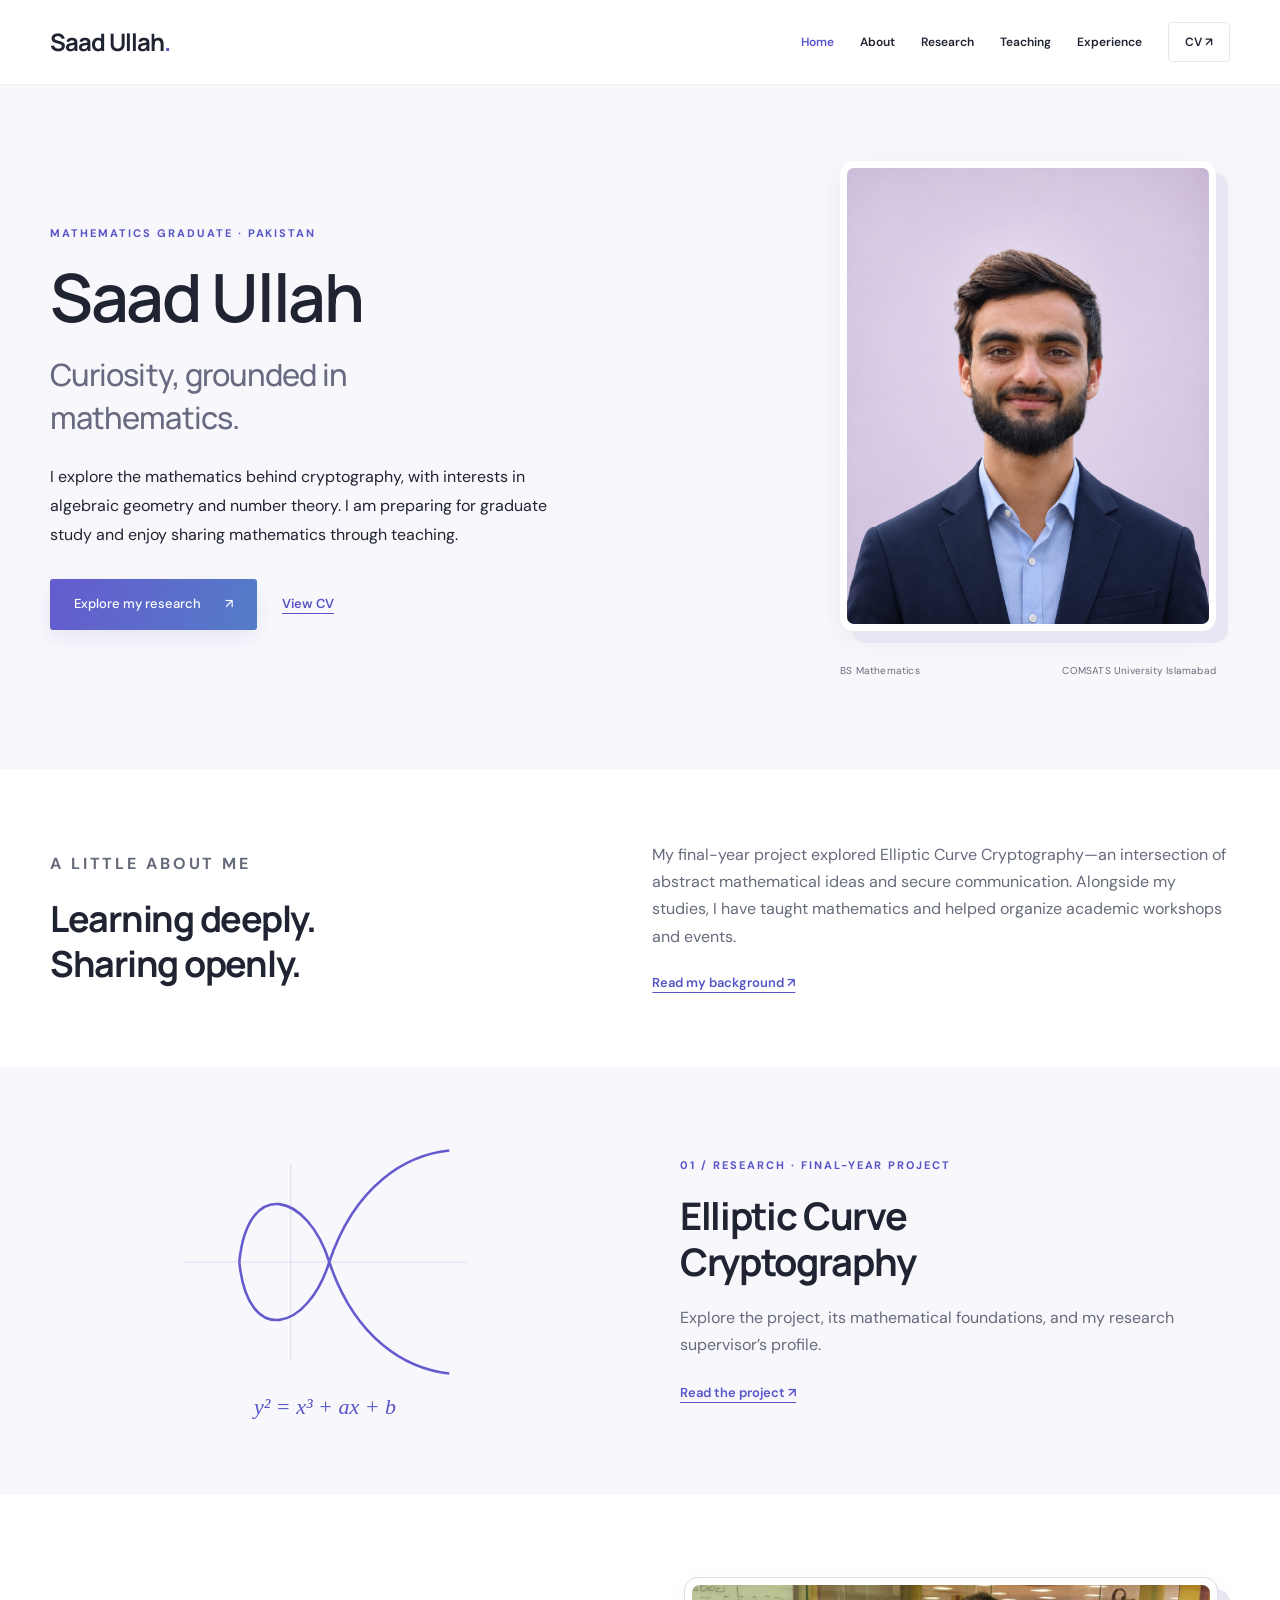
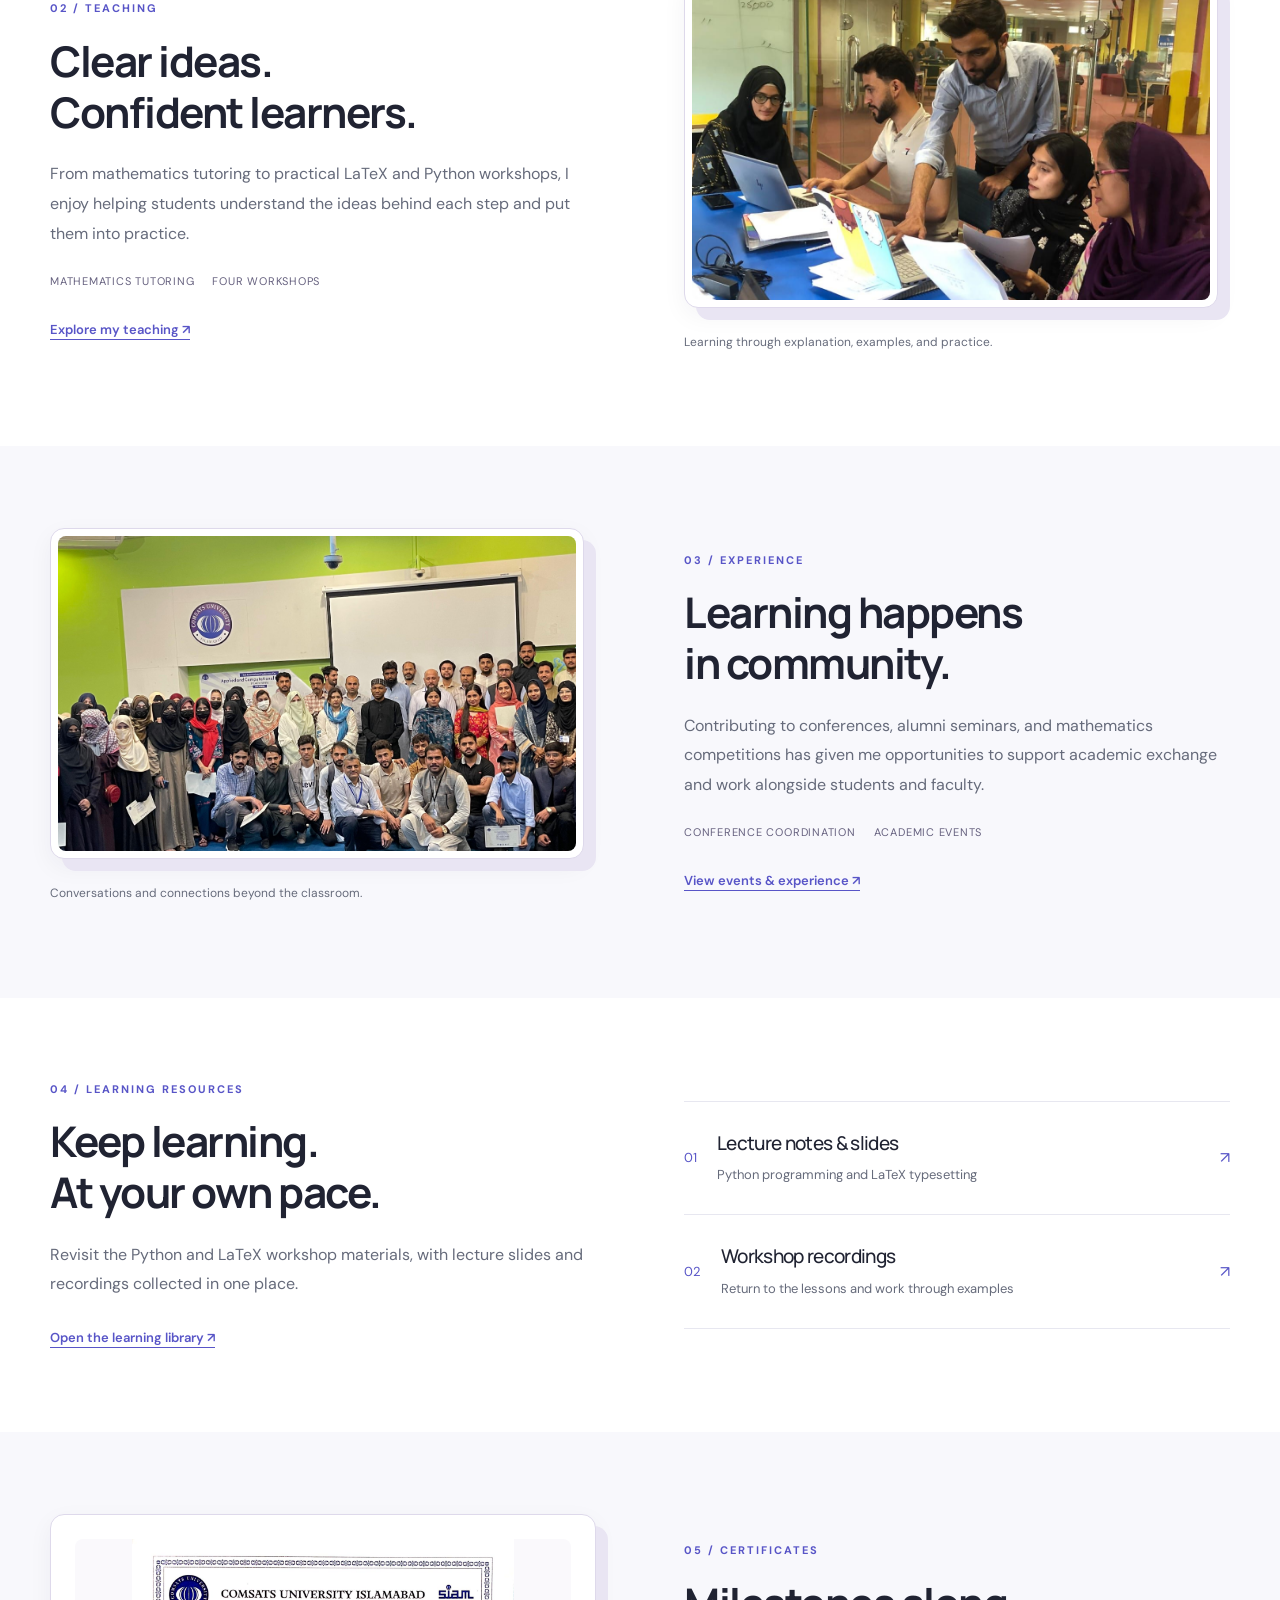
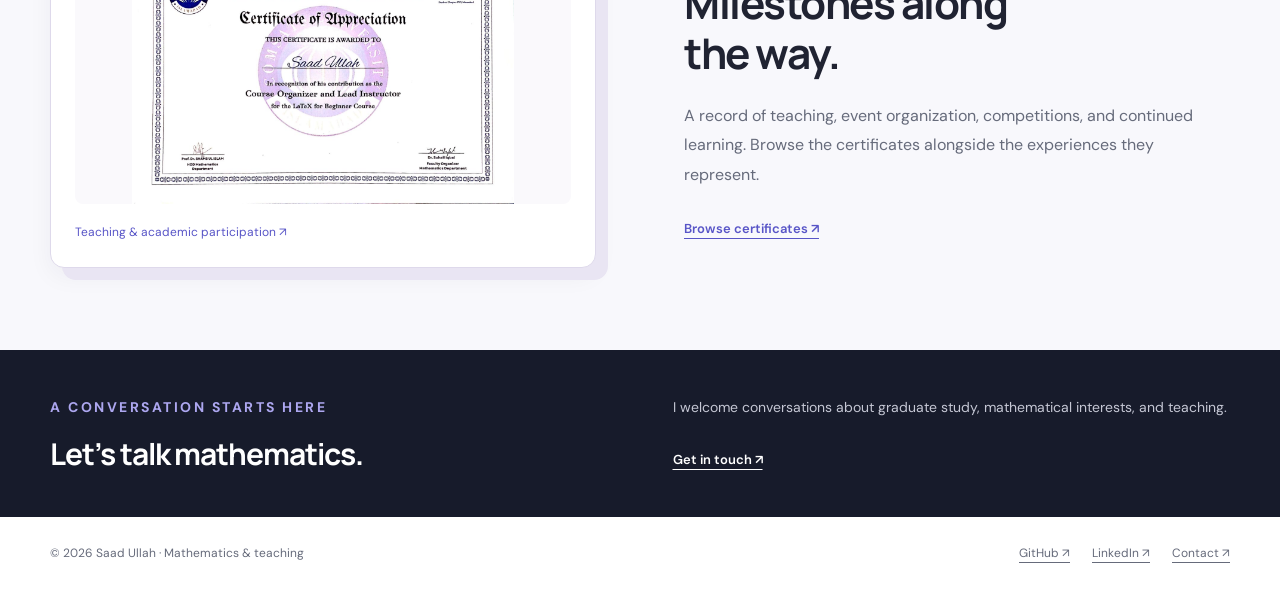
<file: index.html>
<!doctype html>
<html lang="en"><head><meta charset="utf-8"><meta name="viewport" content="width=device-width, initial-scale=1"><title>Saad Ullah | Mathematics Graduate</title><meta name="description" content="Saad Ullah is a mathematics graduate from COMSATS University Islamabad, interested in algebraic geometry, number theory, and elliptic curve cryptography."><meta name="theme-color" content="#1c332d"><meta property="og:title" content="Mathematics, curiosity &amp; connection | Saad Ullah"><meta property="og:description" content="Saad Ullah is a mathematics graduate from COMSATS University Islamabad, interested in algebraic geometry, number theory, and elliptic curve cryptography."><meta property="og:type" content="website"><meta property="og:image" content="https://saad-ullah.pages.dev/images/profile.png"><link rel="icon" href="assets/favicon.svg" type="image/svg+xml"><link rel="stylesheet" href="assets/site.css"><script src="assets/site.js" defer></script><link rel="stylesheet" href="assets/details.css"><link rel="stylesheet" href="assets/refinement.css"><link rel="stylesheet" href="assets/refresh.css?v=20261110b"><style>
/* Framed photographs throughout the landing page. */
.hero-media{padding:0 14px 14px 0}
.portrait-frame{border:7px solid #fff;border-radius:14px;box-shadow:12px 12px 0 #e9e5f3,0 8px 25px #30283f12}
.landing-visual{padding:0 12px 12px 0}
.landing-visual .editorial-photo{padding:7px;background:#fff;border:1px solid #ded9eb;border-radius:14px;box-shadow:12px 12px 0 #e9e5f3,0 8px 25px #30283f0d}
.landing-visual img{display:block;border-radius:8px}
.landing-visual .image-note{margin-top:24px}
.certificate-preview{border:1px solid #ded9eb;border-radius:14px;box-shadow:12px 12px 0 #e9e5f3,0 8px 25px #30283f0d}
.certificate-preview img{border-radius:8px;background:#faf9fc}
@media(max-width:560px){.portrait-frame,.landing-visual .editorial-photo,.certificate-preview{box-shadow:7px 7px 0 #e9e5f3}.hero-media,.landing-visual{padding-right:8px}}
</style></head><body><a class="skip" href="#main">Skip to content</a><header class="site-header"><div class="wrap header-inner"><a class="brand" href="index.html">Saad Ullah<span>.</span></a><button class="menu-toggle" hidden aria-controls="navigation" aria-expanded="false" aria-label="Toggle navigation">Menu ☰</button><nav class="nav" id="navigation" aria-label="Main navigation"><a href="index.html" aria-current="page" >Home</a><a href="about.html"  >About</a><a href="research.html"  >Research</a><a href="teaching.html"  >Teaching</a><a href="experience.html"  >Experience</a><a href="cv.html"  class="nav-cv">CV ↗</a></nav></div></header><main id="main"><div class="hero-band"><section class="hero wrap"><div><p class="eyebrow">Mathematics graduate · Pakistan</p><h1>Saad Ullah<span class="hero-subheading">Curiosity, grounded in mathematics.</span></h1><p class="lead">I explore the mathematics behind cryptography, with interests in algebraic geometry and number theory. I am preparing for graduate study and enjoy sharing mathematics through teaching.</p><div class="actions"><a class="button" href="research.html">Explore my research <span>↗</span></a><a class="text-link" href="cv.html">View CV</a></div></div><figure class="hero-media"><div class="portrait-frame"><img src="images/portrait-professional.jpg" alt="Saad Ullah" fetchpriority="high"></div><figcaption class="portrait-caption">BS Mathematics <span>COMSATS University Islamabad</span></figcaption></figure></section></div><section class="wrap section home-about"><div><p class="eyebrow">A little about me</p><h2>Learning deeply.<br>Sharing openly.</h2></div><div><p>My final-year project explored Elliptic Curve Cryptography—an intersection of abstract mathematical ideas and secure communication. Alongside my studies, I have taught mathematics and helped organize academic workshops and events.</p><a class="text-link" href="about.html">Read my background ↗</a></div></section><section class="home-feature"><div class="wrap feature-layout"><div class="ecc-illustration" aria-hidden="true"><svg viewBox="0 0 400 280"><path d="M35 140H365M160 25V255" stroke="currentColor" opacity=".2"/><path d="M100 140C110 40 180 60 205 140C235 230 295 265 345 270M100 140C110 240 180 220 205 140C235 50 295 15 345 10" fill="none" stroke="currentColor" stroke-width="3"/></svg><p>y² = x³ + ax + b</p></div><div><p class="eyebrow">01 / Research · Final-year project</p><h2>Elliptic Curve<br>Cryptography</h2><p>Explore the project, its mathematical foundations, and my research supervisor’s profile.</p><a class="text-link" href="research.html#fyp-project">Read the project ↗</a></div></div></section><section class="wrap section landing-block"><div class="landing-copy"><p class="eyebrow">02 / Teaching</p><h2>Clear ideas.<br>Confident learners.</h2><p>From mathematics tutoring to practical LaTeX and Python workshops, I enjoy helping students understand the ideas behind each step and put them into practice.</p><div class="topic-line"><span>Mathematics tutoring</span><span>Four workshops</span></div><a class="text-link" href="teaching.html">Explore my teaching ↗</a></div><div class="landing-visual"><a class="editorial-photo" href="images/Latex C I.jpeg" target="_blank" rel="noopener noreferrer"><img src="images/Latex C I.jpeg" alt="Teaching a workshop at COMSATS University Islamabad" loading="lazy"></a><span class="image-note">Learning through explanation, examples, and practice.</span></div></section>
<section class="soft-band"><div class="wrap section landing-block reverse"><div class="landing-copy"><p class="eyebrow">03 / Experience</p><h2>Learning happens<br>in community.</h2><p>Contributing to conferences, alumni seminars, and mathematics competitions has given me opportunities to support academic exchange and work alongside students and faculty.</p><div class="topic-line"><span>Conference coordination</span><span>Academic events</span></div><a class="text-link" href="experience.html#events-organized">View events &amp; experience ↗</a></div><div class="landing-visual"><a class="editorial-photo" href="images/ICACM GP.jpg" target="_blank" rel="noopener noreferrer"><img src="images/ICACM GP.jpg" alt="Mathematics conference participants at COMSATS" loading="lazy"></a><span class="image-note">Conversations and connections beyond the classroom.</span></div></div></section>
<section class="wrap section landing-block"><div class="landing-copy"><p class="eyebrow">04 / Learning resources</p><h2>Keep learning.<br>At your own pace.</h2><p>Revisit the Python and LaTeX workshop materials, with lecture slides and recordings collected in one place.</p><a class="text-link" href="teaching.html#resource-library">Open the learning library ↗</a></div><div class="resource-preview"><a href="teaching.html#combined-materials"><span class="resource-symbol" aria-hidden="true">01</span><div><h3>Lecture notes &amp; slides</h3><p>Python programming and LaTeX typesetting</p></div><span aria-hidden="true">↗</span></a><a href="teaching.html#resource-library"><span class="resource-symbol" aria-hidden="true">02</span><div><h3>Workshop recordings</h3><p>Return to the lessons and work through examples</p></div><span aria-hidden="true">↗</span></a></div></section>
<section class="soft-band"><div class="wrap section landing-block reverse"><div class="landing-copy"><p class="eyebrow">05 / Certificates</p><h2>Milestones along<br>the way.</h2><p>A record of teaching, event organization, competitions, and continued learning. Browse the certificates alongside the experiences they represent.</p><a class="text-link" href="experience.html#certificates-section">Browse certificates ↗</a></div><a class="certificate-preview" href="experience.html#certificates-section"><img src="images/latex cert.jpg" alt="LaTeX workshop certificate" loading="lazy"><span>Teaching &amp; academic participation ↗</span></a></div></section></main><section class="dark-section"><div class="wrap dark-inner"><div><p class="eyebrow">A conversation starts here</p><h2>Let’s talk mathematics.</h2></div><div><p>I welcome conversations about graduate study, mathematical interests, and teaching.</p><div class="actions"><a class="text-link" href="mailto:saadabbasi3018@gmail.com">Get in touch ↗</a></div></div></div></section><footer class="footer"><div class="wrap footer-inner"><p>© 2026 Saad Ullah · Mathematics &amp; teaching</p><div class="footer-links"><a href="https://github.com/saadullah-m">GitHub ↗</a><a href="https://linkedin.com/in/saad-ullah-490305202">LinkedIn ↗</a><a href="contact.html">Contact ↗</a></div></div></footer></body></html>
</file>
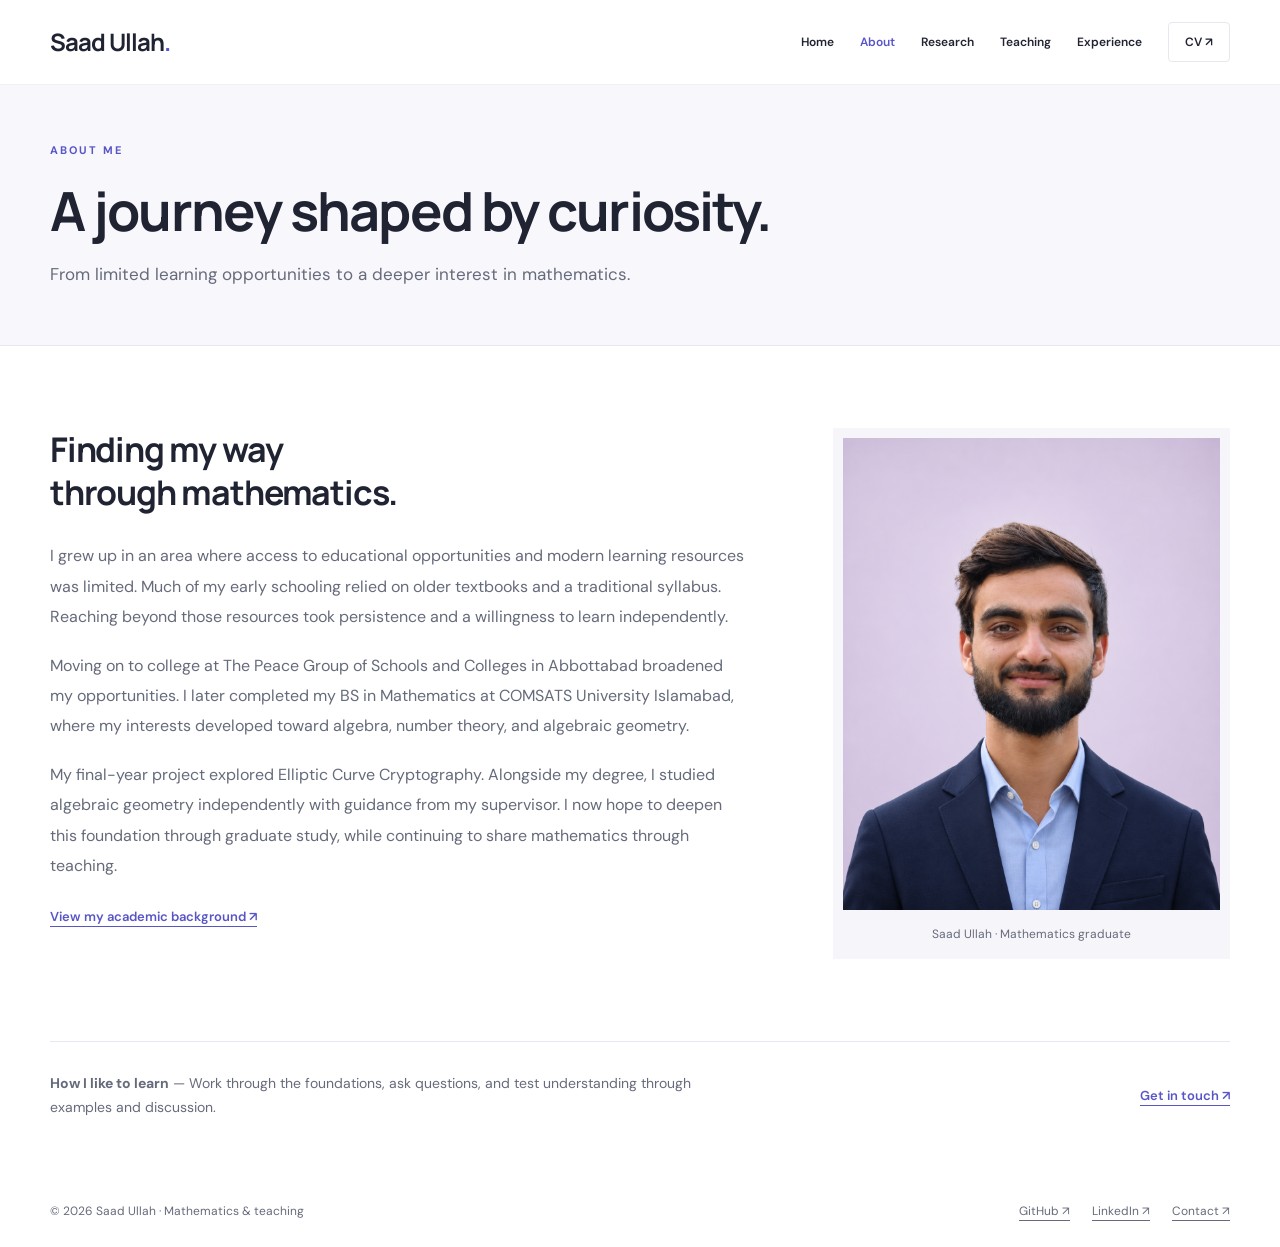
<file: about.html>
<!doctype html>
<html lang="en"><head><meta charset="utf-8"><meta name="viewport" content="width=device-width, initial-scale=1"><title>About | Saad Ullah</title><meta name="description" content="The academic background and mathematical interests of Saad Ullah."><meta name="theme-color" content="#1c332d"><meta property="og:title" content="About | Saad Ullah"><meta property="og:description" content="The academic background and mathematical interests of Saad Ullah."><meta property="og:type" content="website"><meta property="og:image" content="https://saad-ullah.pages.dev/images/portrait-professional.jpg"><link rel="icon" href="assets/favicon.svg" type="image/svg+xml"><link rel="stylesheet" href="assets/site.css"><script src="assets/site.js" defer></script><link rel="stylesheet" href="assets/details.css"><link rel="stylesheet" href="assets/refinement.css"><link rel="stylesheet" href="assets/refresh.css?v=20261110b"></head><body><a class="skip" href="#main">Skip to content</a><header class="site-header"><div class="wrap header-inner"><a class="brand" href="index.html">Saad Ullah<span>.</span></a><button class="menu-toggle" hidden aria-controls="navigation" aria-expanded="false" aria-label="Toggle navigation">Menu ☰</button><nav class="nav" id="navigation" aria-label="Main navigation"><a href="index.html"  >Home</a><a href="about.html" aria-current="page" >About</a><a href="research.html"  >Research</a><a href="teaching.html"  >Teaching</a><a href="experience.html"  >Experience</a><a href="cv.html"  class="nav-cv">CV ↗</a></nav></div></header><main id="main"><div class="page-banner"><div class="wrap"><p class="eyebrow">About me</p><h1>A journey shaped by curiosity.</h1><p class="lead">From limited learning opportunities to a deeper interest in mathematics.</p></div></div><section class="wrap section about-story"><div class="about-copy"><h2>Finding my way<br>through mathematics.</h2><p>I grew up in an area where access to educational opportunities and modern learning resources was limited. Much of my early schooling relied on older textbooks and a traditional syllabus. Reaching beyond those resources took persistence and a willingness to learn independently.</p><p>Moving on to college at The Peace Group of Schools and Colleges in Abbottabad broadened my opportunities. I later completed my BS in Mathematics at COMSATS University Islamabad, where my interests developed toward algebra, number theory, and algebraic geometry.</p><p>My final-year project explored Elliptic Curve Cryptography. Alongside my degree, I studied algebraic geometry independently with guidance from my supervisor. I now hope to deepen this foundation through graduate study, while continuing to share mathematics through teaching.</p><a class="text-link" href="education.html">View my academic background ↗</a></div><figure class="about-portrait"><img src="images/portrait-professional.jpg" alt="Saad Ullah" loading="lazy"><figcaption>Saad Ullah · Mathematics graduate</figcaption></figure></section><section class="wrap about-footnote"><p><strong>How I like to learn</strong> — Work through the foundations, ask questions, and test understanding through examples and discussion.</p><a class="text-link" href="contact.html">Get in touch ↗</a></section></main><footer class="footer"><div class="wrap footer-inner"><p>© 2026 Saad Ullah · Mathematics &amp; teaching</p><div class="footer-links"><a href="https://github.com/saadullah-m">GitHub ↗</a><a href="https://linkedin.com/in/saad-ullah-490305202">LinkedIn ↗</a><a href="contact.html">Contact ↗</a></div></div></footer></body></html>
</file>
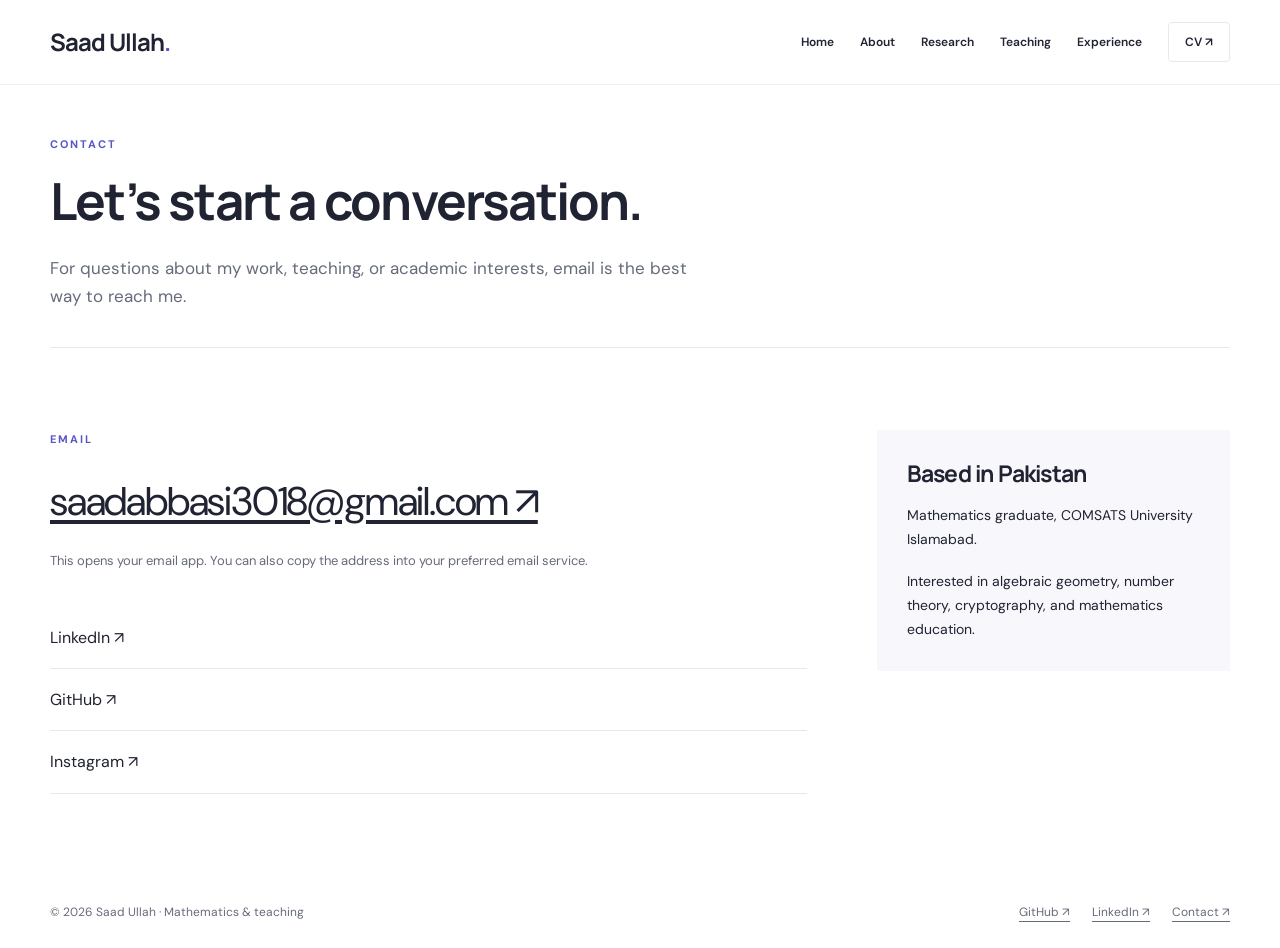
<file: contact.html>
<!doctype html>
<html lang="en"><head><meta charset="utf-8"><meta name="viewport" content="width=device-width, initial-scale=1"><title>Contact | Saad Ullah</title><meta name="description" content="Contact Saad Ullah about mathematics, graduate study, and teaching."><meta name="theme-color" content="#1c332d"><meta property="og:title" content="Contact | Saad Ullah"><meta property="og:description" content="Contact Saad Ullah about mathematics, graduate study, and teaching."><meta property="og:type" content="website"><meta property="og:image" content="https://saad-ullah.pages.dev/images/profile.png"><link rel="icon" href="assets/favicon.svg" type="image/svg+xml"><link rel="stylesheet" href="assets/site.css"><script src="assets/site.js" defer></script><link rel="stylesheet" href="assets/details.css"><link rel="stylesheet" href="assets/refinement.css"></head><body><a class="skip" href="#main">Skip to content</a><header class="site-header"><div class="wrap header-inner"><a class="brand" href="index.html">Saad Ullah<span>.</span></a><button class="menu-toggle" hidden aria-controls="navigation" aria-expanded="false" aria-label="Toggle navigation">Menu ☰</button><nav class="nav" id="navigation" aria-label="Main navigation"><a href="index.html"  >Home</a><a href="about.html"  >About</a><a href="research.html"  >Research</a><a href="teaching.html"  >Teaching</a><a href="experience.html"  >Experience</a><a href="cv.html"  class="nav-cv">CV ↗</a></nav></div></header><main id="main"><div class="wrap page-heading"><p class="eyebrow">Contact</p><h1>Let’s start a conversation.</h1><p class="lead">For questions about my work, teaching, or academic interests, email is the best way to reach me.</p></div><section class="section wrap split"><div><p class="eyebrow">Email</p><a class="contact-big" href="mailto:saadabbasi3018@gmail.com">saadabbasi3018@gmail.com ↗</a><p class="note">This opens your email app. You can also copy the address into your preferred email service.</p><div class="contact-list"><a href="https://linkedin.com/in/saad-ullah-490305202">LinkedIn ↗</a><a href="https://github.com/saadullah-m">GitHub ↗</a><a href="https://www.instagram.com/su.abbasi">Instagram ↗</a></div></div><aside class="aside"><h2>Based in Pakistan</h2><p>Mathematics graduate, COMSATS University Islamabad.</p><p>Interested in algebraic geometry, number theory, cryptography, and mathematics education.</p></aside></section></main><footer class="footer"><div class="wrap footer-inner"><p>© 2026 Saad Ullah · Mathematics &amp; teaching</p><div class="footer-links"><a href="https://github.com/saadullah-m">GitHub ↗</a><a href="https://linkedin.com/in/saad-ullah-490305202">LinkedIn ↗</a><a href="contact.html">Contact ↗</a></div></div></footer></body></html>
</file>
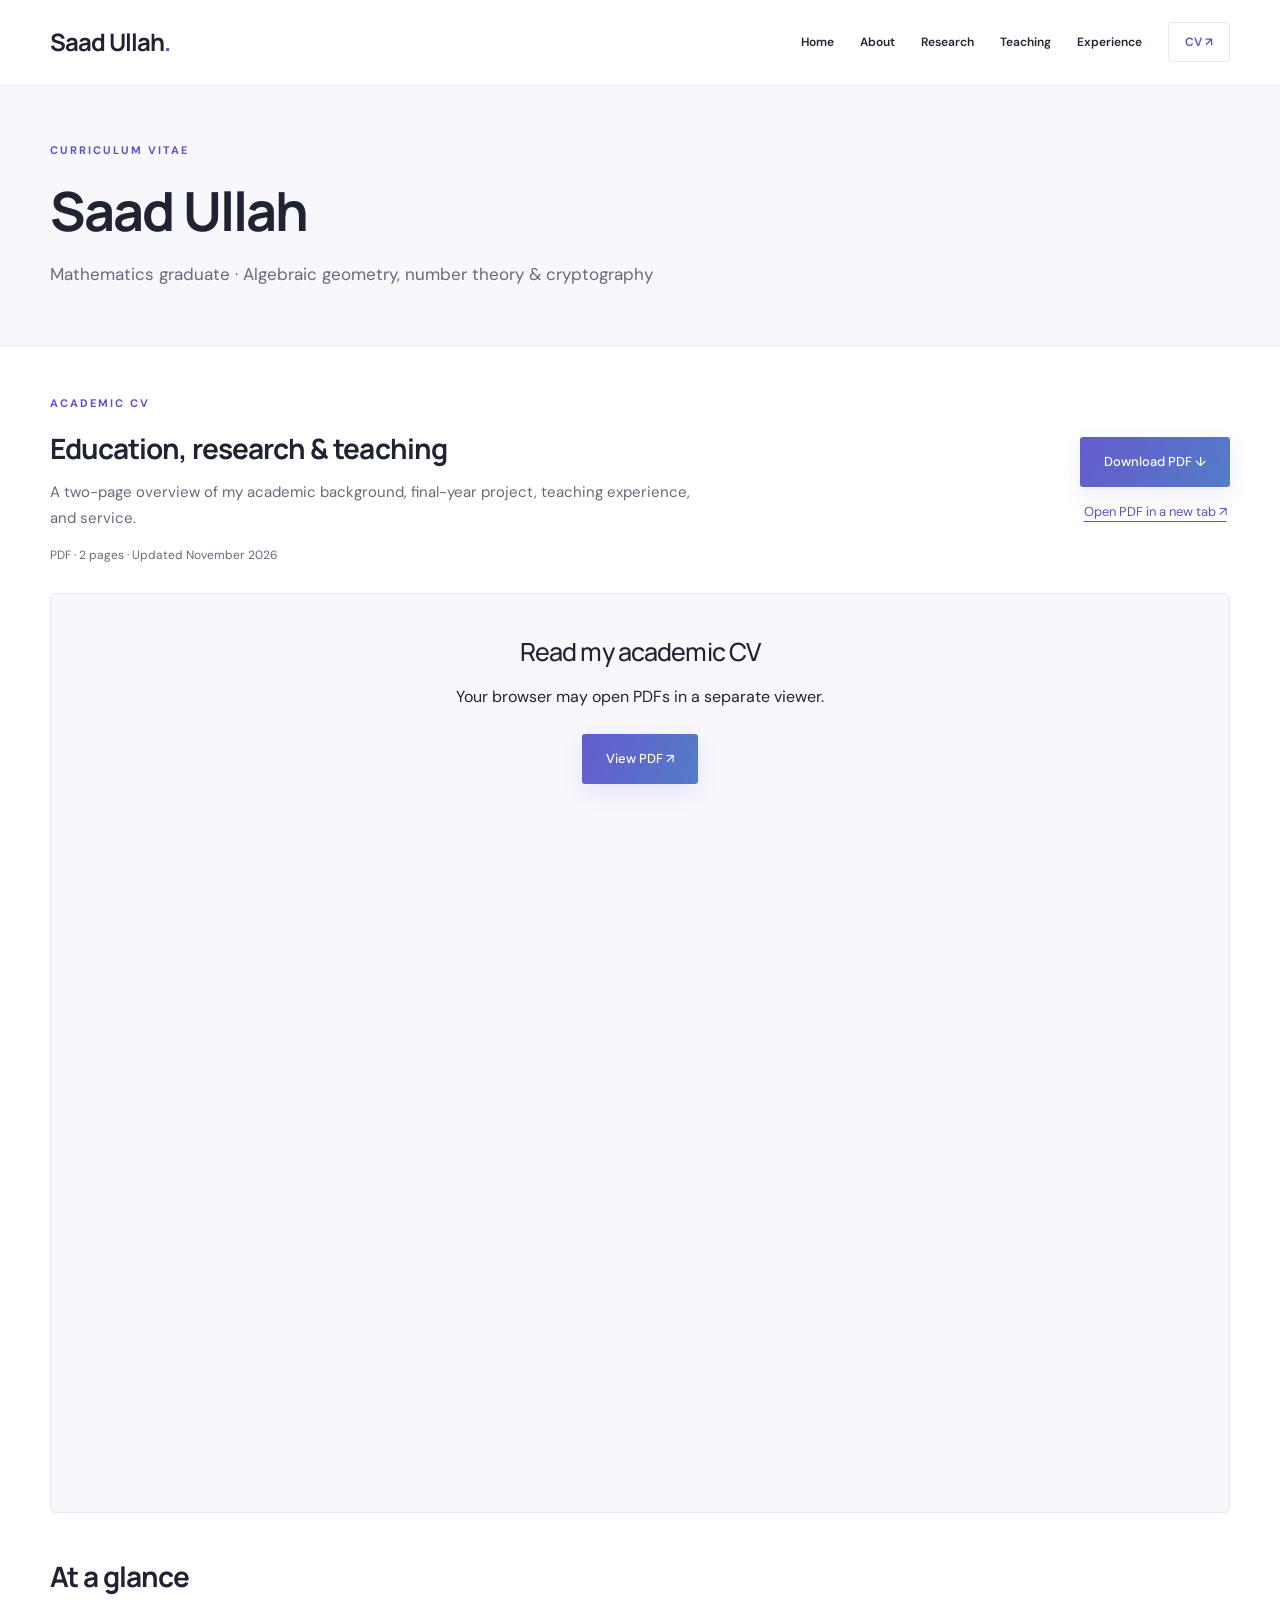
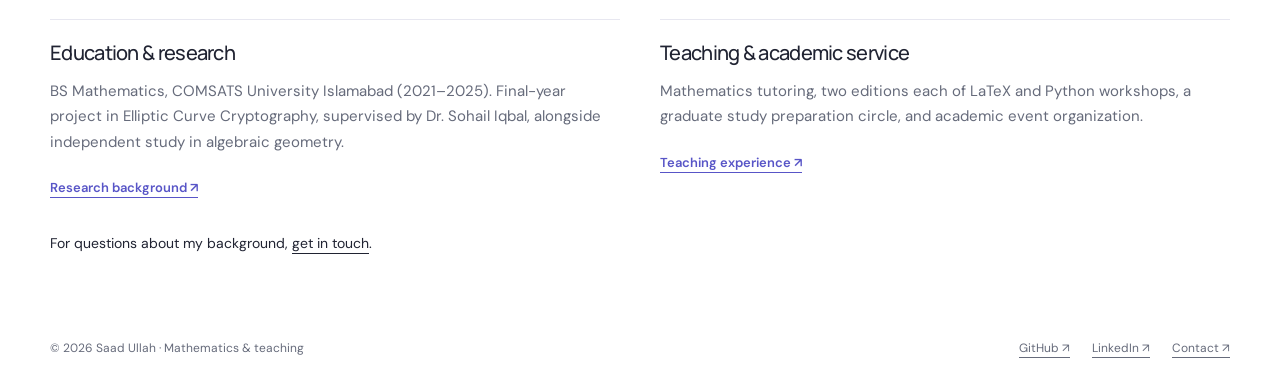
<file: cv.html>
<!doctype html>
<html lang="en"><head><meta charset="utf-8"><meta name="viewport" content="width=device-width, initial-scale=1"><title>Curriculum vitae | Saad Ullah</title><meta name="description" content="Education, teaching, projects, and academic activities of Saad Ullah."><meta name="theme-color" content="#1c332d"><meta property="og:title" content="Curriculum vitae | Saad Ullah"><meta property="og:description" content="Education, teaching, projects, and academic activities of Saad Ullah."><meta property="og:type" content="website"><meta property="og:image" content="https://saad-ullah.pages.dev/images/profile.png"><link rel="icon" href="assets/favicon.svg" type="image/svg+xml"><link rel="stylesheet" href="assets/site.css"><script src="assets/site.js" defer></script><link rel="stylesheet" href="assets/details.css"><link rel="stylesheet" href="assets/refinement.css"><style>
.cv-document{padding-top:48px;padding-bottom:48px}.cv-document-header{display:flex;align-items:center;justify-content:space-between;gap:36px;margin-bottom:28px}.cv-document-header h2{font-size:28px;line-height:1.25;margin-bottom:14px}.cv-document-header p:not(.eyebrow){color:var(--muted);max-width:64ch;font-size:15px}.cv-document-header .cv-file-details{font-size:12px!important;margin-top:14px}.cv-actions{display:flex;flex-direction:column;gap:14px;align-items:center;flex-shrink:0}.cv-actions .button{text-decoration:none;white-space:nowrap}.cv-open{font-size:13px;color:var(--accent)}.cv-preview{display:block;width:100%;height:920px;border:1px solid var(--line);border-radius:6px;background:var(--wash)}.cv-fallback{padding:44px;text-align:center}.cv-fallback p{margin:16px auto 24px}.cv-overview{padding-bottom:56px}.cv-overview>h2{font-size:28px;margin-bottom:26px}.cv-summary-grid{display:grid;grid-template-columns:1fr 1fr;gap:40px}.cv-summary-grid article{border-top:1px solid var(--line);padding-top:22px}.cv-summary-grid h3{font-size:20px;margin-bottom:14px}.cv-summary-grid p{font-size:15px;color:var(--muted);margin-bottom:18px}.cv-contact{margin-top:32px;font-size:14px}@media(max-width:800px){.cv-document-header{flex-direction:column;align-items:flex-start;gap:24px}.cv-actions{align-items:flex-start}.cv-preview{height:720px}}@media(max-width:560px){.cv-document{padding-top:32px;padding-bottom:32px}.cv-preview{height:560px}.cv-summary-grid{grid-template-columns:1fr;gap:28px}.cv-document-header h2{font-size:24px}}@media print{.cv-actions,.cv-preview{display:none}}
</style></head><body><a class="skip" href="#main">Skip to content</a><header class="site-header"><div class="wrap header-inner"><a class="brand" href="index.html">Saad Ullah<span>.</span></a><button class="menu-toggle" hidden aria-controls="navigation" aria-expanded="false" aria-label="Toggle navigation">Menu ☰</button><nav class="nav" id="navigation" aria-label="Main navigation"><a href="index.html"  >Home</a><a href="about.html"  >About</a><a href="research.html"  >Research</a><a href="teaching.html"  >Teaching</a><a href="experience.html"  >Experience</a><a href="cv.html" aria-current="page" class="nav-cv">CV ↗</a></nav></div></header><main id="main">
<section class="page-banner"><div class="wrap"><p class="eyebrow">Curriculum vitae</p><h1>Saad Ullah</h1><p class="lead">Mathematics graduate · Algebraic geometry, number theory &amp; cryptography</p></div></section>
<section class="wrap cv-document" aria-labelledby="cv-document-title">
<div class="cv-document-header"><div><p class="eyebrow">Academic CV</p><h2 id="cv-document-title">Education, research &amp; teaching</h2><p>A two-page overview of my academic background, final-year project, teaching experience, and service.</p><p class="cv-file-details">PDF · 2 pages · Updated November 2026</p></div>
<div class="cv-actions"><a class="button" href="documents/Saad_Ullah_CV.pdf" download="Saad_Ullah_CV.pdf">Download PDF ↓</a><a class="cv-open" href="documents/Saad_Ullah_CV.pdf" target="_blank" rel="noopener">Open PDF in a new tab ↗</a></div></div>
<object class="cv-preview" data="documents/Saad_Ullah_CV.pdf#view=FitH" type="application/pdf" aria-label="Saad Ullah’s two-page academic CV"><div class="cv-fallback"><h3>Read my academic CV</h3><p>Your browser may open PDFs in a separate viewer.</p><a class="button" href="documents/Saad_Ullah_CV.pdf">View PDF ↗</a></div></object>
</section>
<section class="wrap cv-overview" aria-labelledby="cv-overview-title"><h2 id="cv-overview-title">At a glance</h2><div class="cv-summary-grid">
<article><h3>Education &amp; research</h3><p>BS Mathematics, COMSATS University Islamabad (2021–2025). Final-year project in Elliptic Curve Cryptography, supervised by Dr. Sohail Iqbal, alongside independent study in algebraic geometry.</p><a class="text-link" href="research.html">Research background ↗</a></article>
<article><h3>Teaching &amp; academic service</h3><p>Mathematics tutoring, two editions each of LaTeX and Python workshops, a graduate study preparation circle, and academic event organization.</p><a class="text-link" href="teaching.html">Teaching experience ↗</a></article>
</div><p class="cv-contact">For questions about my background, <a href="mailto:saadabbasi3018@gmail.com">get in touch</a>.</p></section></main><footer class="footer"><div class="wrap footer-inner"><p>© 2026 Saad Ullah · Mathematics &amp; teaching</p><div class="footer-links"><a href="https://github.com/saadullah-m">GitHub ↗</a><a href="https://linkedin.com/in/saad-ullah-490305202">LinkedIn ↗</a><a href="contact.html">Contact ↗</a></div></div></footer></body></html>
</file>
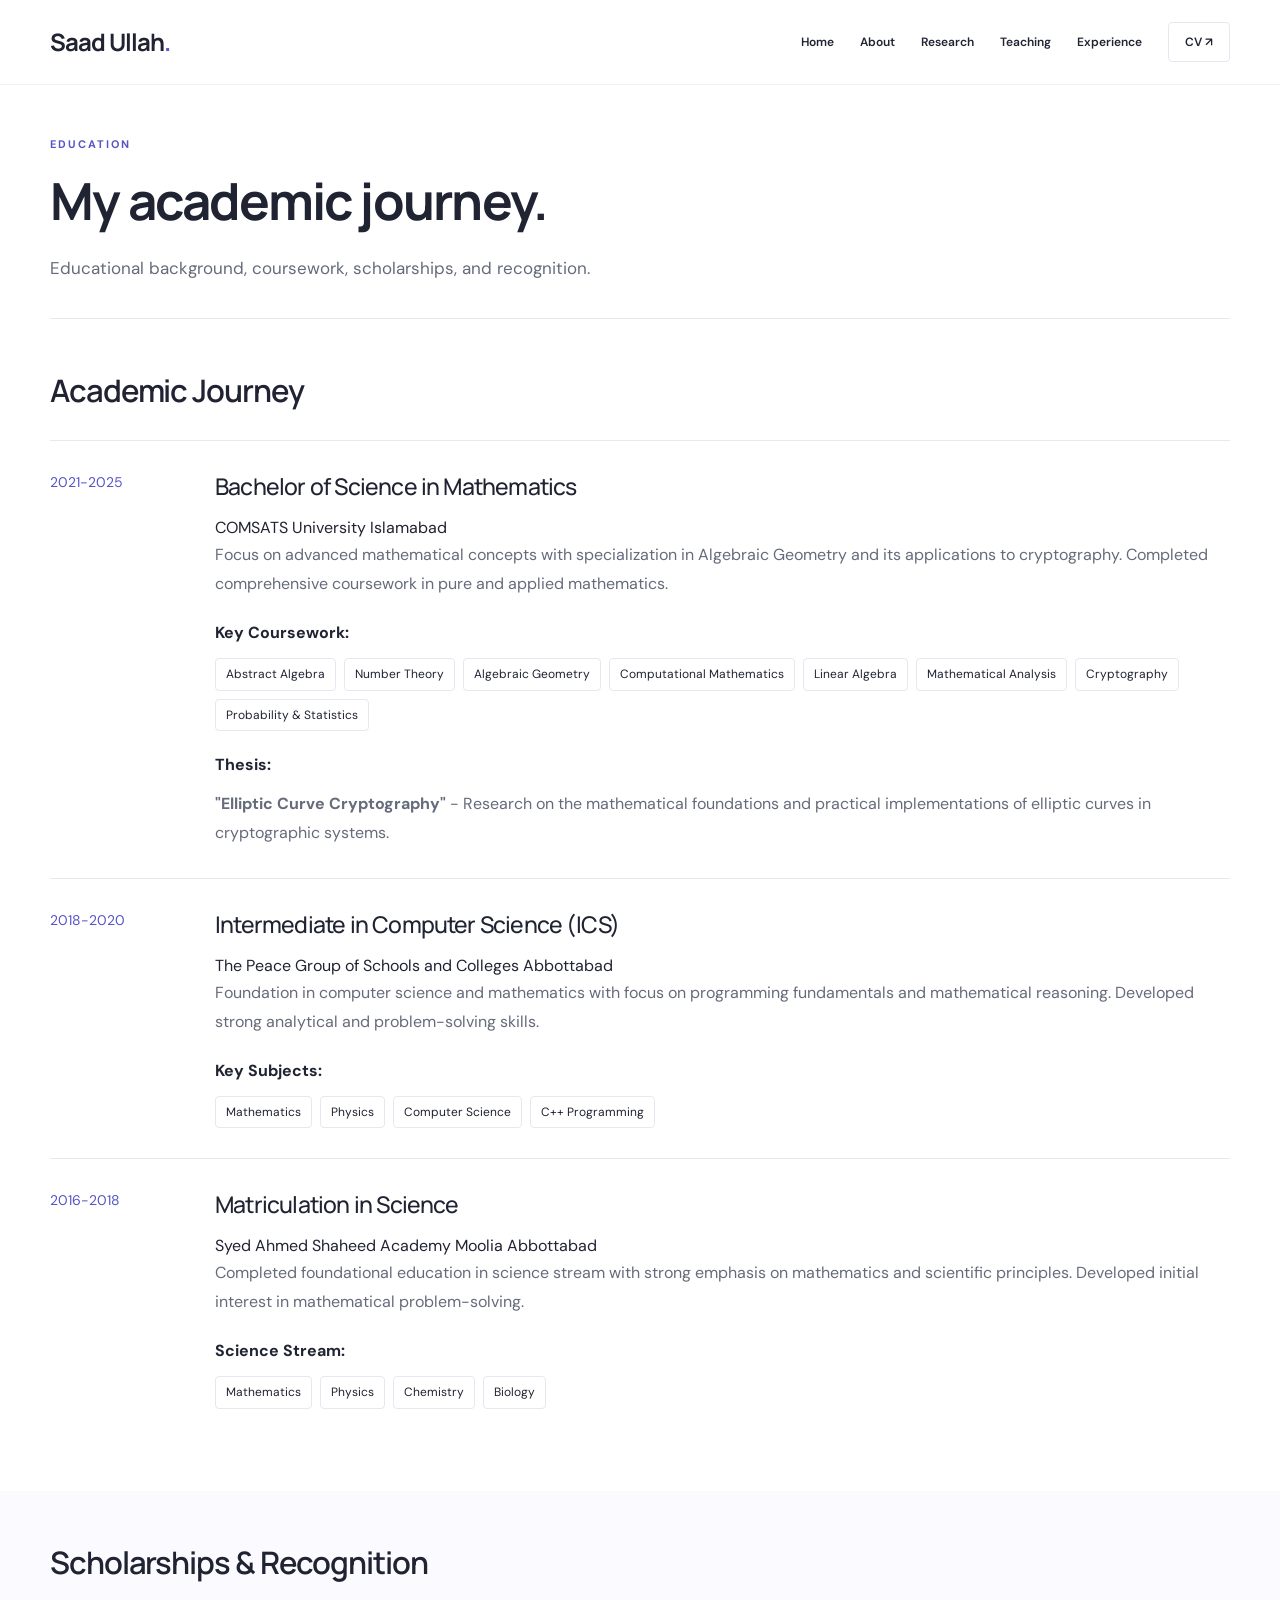
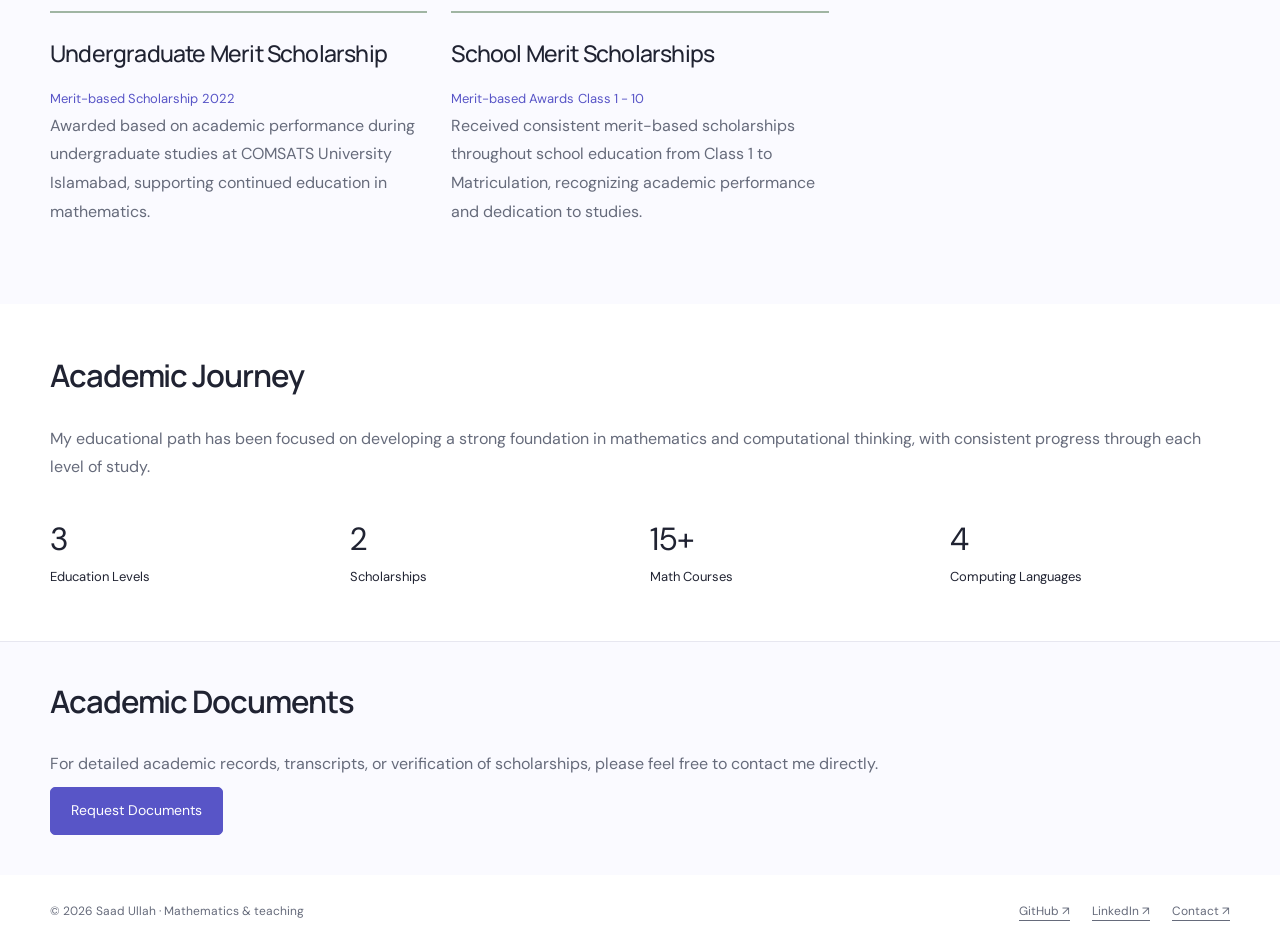
<file: education.html>
<!doctype html>
<html lang="en"><head><meta charset="utf-8"><meta name="viewport" content="width=device-width, initial-scale=1"><title>Education | Saad Ullah</title><meta name="description" content="Saad Ullah’s education at COMSATS University Islamabad and academic background."><meta name="theme-color" content="#1c332d"><meta property="og:title" content="Education | Saad Ullah"><meta property="og:description" content="Saad Ullah’s education at COMSATS University Islamabad and academic background."><meta property="og:type" content="website"><meta property="og:image" content="https://saad-ullah.pages.dev/images/profile.png"><link rel="icon" href="assets/favicon.svg" type="image/svg+xml"><link rel="stylesheet" href="assets/site.css"><script src="assets/site.js" defer></script><link rel="stylesheet" href="assets/details.css"><link rel="stylesheet" href="assets/refinement.css"></head><body><a class="skip" href="#main">Skip to content</a><header class="site-header"><div class="wrap header-inner"><a class="brand" href="index.html">Saad Ullah<span>.</span></a><button class="menu-toggle" hidden aria-controls="navigation" aria-expanded="false" aria-label="Toggle navigation">Menu ☰</button><nav class="nav" id="navigation" aria-label="Main navigation"><a href="index.html"  >Home</a><a href="about.html"  >About</a><a href="research.html"  >Research</a><a href="teaching.html"  >Teaching</a><a href="experience.html"  >Experience</a><a href="cv.html"  class="nav-cv">CV ↗</a></nav></div></header><main id="main"><div class="wrap page-heading"><p class="eyebrow">Education</p><h1>My academic journey.</h1><p class="lead">Educational background, coursework, scholarships, and recognition.</p></div><div class="restored-content"><section id="education-timeline" class="education-timeline main-section">
        <div class="container">
            <div class="section-header">
                <h2 class="section-title">Academic Journey</h2>
            </div>
            <div class="timeline">
                <div class="timeline-item">
                    <div class="timeline-date">2021-2025</div>
                    <div class="timeline-content">
                        <h3> Bachelor of Science in Mathematics</h3>
                        <span class="institution">COMSATS University Islamabad</span>
                        <p>Focus on advanced mathematical concepts with specialization in Algebraic Geometry and its
                            applications to cryptography. Completed comprehensive coursework in pure and applied
                            mathematics.</p>

                        <div class="coursework">
                            <h4> Key Coursework:</h4>
                            <div class="coursework-list">
                                <span class="course-tag">Abstract Algebra</span>
                                <span class="course-tag">Number Theory</span>
                                <span class="course-tag">Algebraic Geometry</span>
                                <span class="course-tag">Computational Mathematics</span>
                                <span class="course-tag">Linear Algebra</span>
                                <span class="course-tag">Mathematical Analysis</span>
                                <span class="course-tag">Cryptography</span>
                                <span class="course-tag">Probability & Statistics</span>
                            </div>
                        </div>

                        <div class="coursework">
                            <h4> Thesis:</h4>
                            <p><strong>"Elliptic Curve Cryptography"</strong> - Research on the mathematical foundations
                                and practical implementations of elliptic curves in cryptographic systems.</p>
                        </div>
                    </div>
                </div>

                <div class="timeline-item">
                    <div class="timeline-date">2018-2020</div>
                    <div class="timeline-content">
                        <h3> Intermediate in Computer Science (ICS)</h3>
                        <span class="institution">The Peace Group of Schools and Colleges Abbottabad</span>
                        <p>Foundation in computer science and mathematics with focus on programming fundamentals and
                            mathematical reasoning. Developed strong analytical and problem-solving skills.</p>

                        <div class="coursework">
                            <h4> Key Subjects:</h4>
                            <div class="coursework-list">
                                <span class="course-tag">Mathematics</span>
                                <span class="course-tag">Physics</span>
                                <span class="course-tag">Computer Science</span>
                                <span class="course-tag">C++ Programming</span>
                            </div>
                        </div>
                    </div>
                </div>

                <div class="timeline-item">
                    <div class="timeline-date">2016-2018</div>
                    <div class="timeline-content">
                        <h3> Matriculation in Science</h3>
                        <span class="institution">Syed Ahmed Shaheed Academy Moolia Abbottabad</span>
                        <p>Completed foundational education in science stream with strong emphasis on mathematics and
                            scientific principles. Developed initial interest in mathematical problem-solving.</p>

                        <div class="coursework">
                            <h4> Science Stream:</h4>
                            <div class="coursework-list">
                                <span class="course-tag">Mathematics</span>
                                <span class="course-tag">Physics</span>
                                <span class="course-tag">Chemistry</span>
                                <span class="course-tag">Biology</span>
                            </div>
                        </div>
                    </div>
                </div>
            </div>
        </div>
    </section>
<section id="honors-section" class="honors-section main-section">
        <div class="container">
            <div class="section-header">
                <h2 class="section-title">Scholarships & Recognition</h2>
            </div>
            <div class="awards-grid">
                <div class="award-card">
                    <h3> Undergraduate Merit Scholarship</h3>
                    <span class="award-type">Merit-based Scholarship</span>
                    <span class="award-date">2022</span>
                    <p>Awarded based on academic performance during undergraduate studies at COMSATS University
                        Islamabad, supporting continued education in mathematics.</p>
                </div>

                <div class="award-card">
                    <h3> School Merit Scholarships</h3>
                    <span class="award-type">Merit-based Awards</span>
                    <span class="award-date">Class 1 - 10</span>
                    <p>Received consistent merit-based scholarships throughout school education from Class 1 to
                        Matriculation, recognizing academic performance and dedication to studies.</p>
                </div>
            </div>
        </div>
    </section>
<section id="journey-section" class="journey-section main-section">
        <div class="container">
            <div class="section-header">
                <h2 class="section-title">Academic Journey</h2>
            </div>
            <div class="journey-content">
                <p>My educational path has been focused on developing a strong foundation in mathematics and
                    computational thinking, with consistent progress through each level of study.</p>

                <div class="stats-grid">
                    <div class="stat-card">
                        <div class="stat-icon">
                            
                        </div>
                        <div class="stat-number">3</div>
                        <div class="stat-label">Education Levels</div>
                    </div>
                    <div class="stat-card">
                        <div class="stat-icon">
                            
                        </div>
                        <div class="stat-number">2</div>
                        <div class="stat-label">Scholarships</div>
                    </div>
                    <div class="stat-card">
                        <div class="stat-icon">
                            
                        </div>
                        <div class="stat-number">15+</div>
                        <div class="stat-label">Math Courses</div>
                    </div>
                    <div class="stat-card">
                        <div class="stat-icon">
                            
                        </div>
                        <div class="stat-number">4</div>
                        <div class="stat-label">Computing Languages</div>
                    </div>
                </div>
            </div>
        </div>
    </section>
<section id="contact-cta" class="contact-cta main-section">
        <div class="container">
            <div class="section-header">
                <h2 class="section-title">Academic Documents</h2>
            </div>
            <p>For detailed academic records, transcripts, or verification of scholarships, please feel free to contact
                me directly.</p>
            <a href="contact.html" class="btn btn-secondary">
                 Request Documents
            </a>
        </div>
    </section></div></main><footer class="footer"><div class="wrap footer-inner"><p>© 2026 Saad Ullah · Mathematics &amp; teaching</p><div class="footer-links"><a href="https://github.com/saadullah-m">GitHub ↗</a><a href="https://linkedin.com/in/saad-ullah-490305202">LinkedIn ↗</a><a href="contact.html">Contact ↗</a></div></div></footer></body></html>
</file>
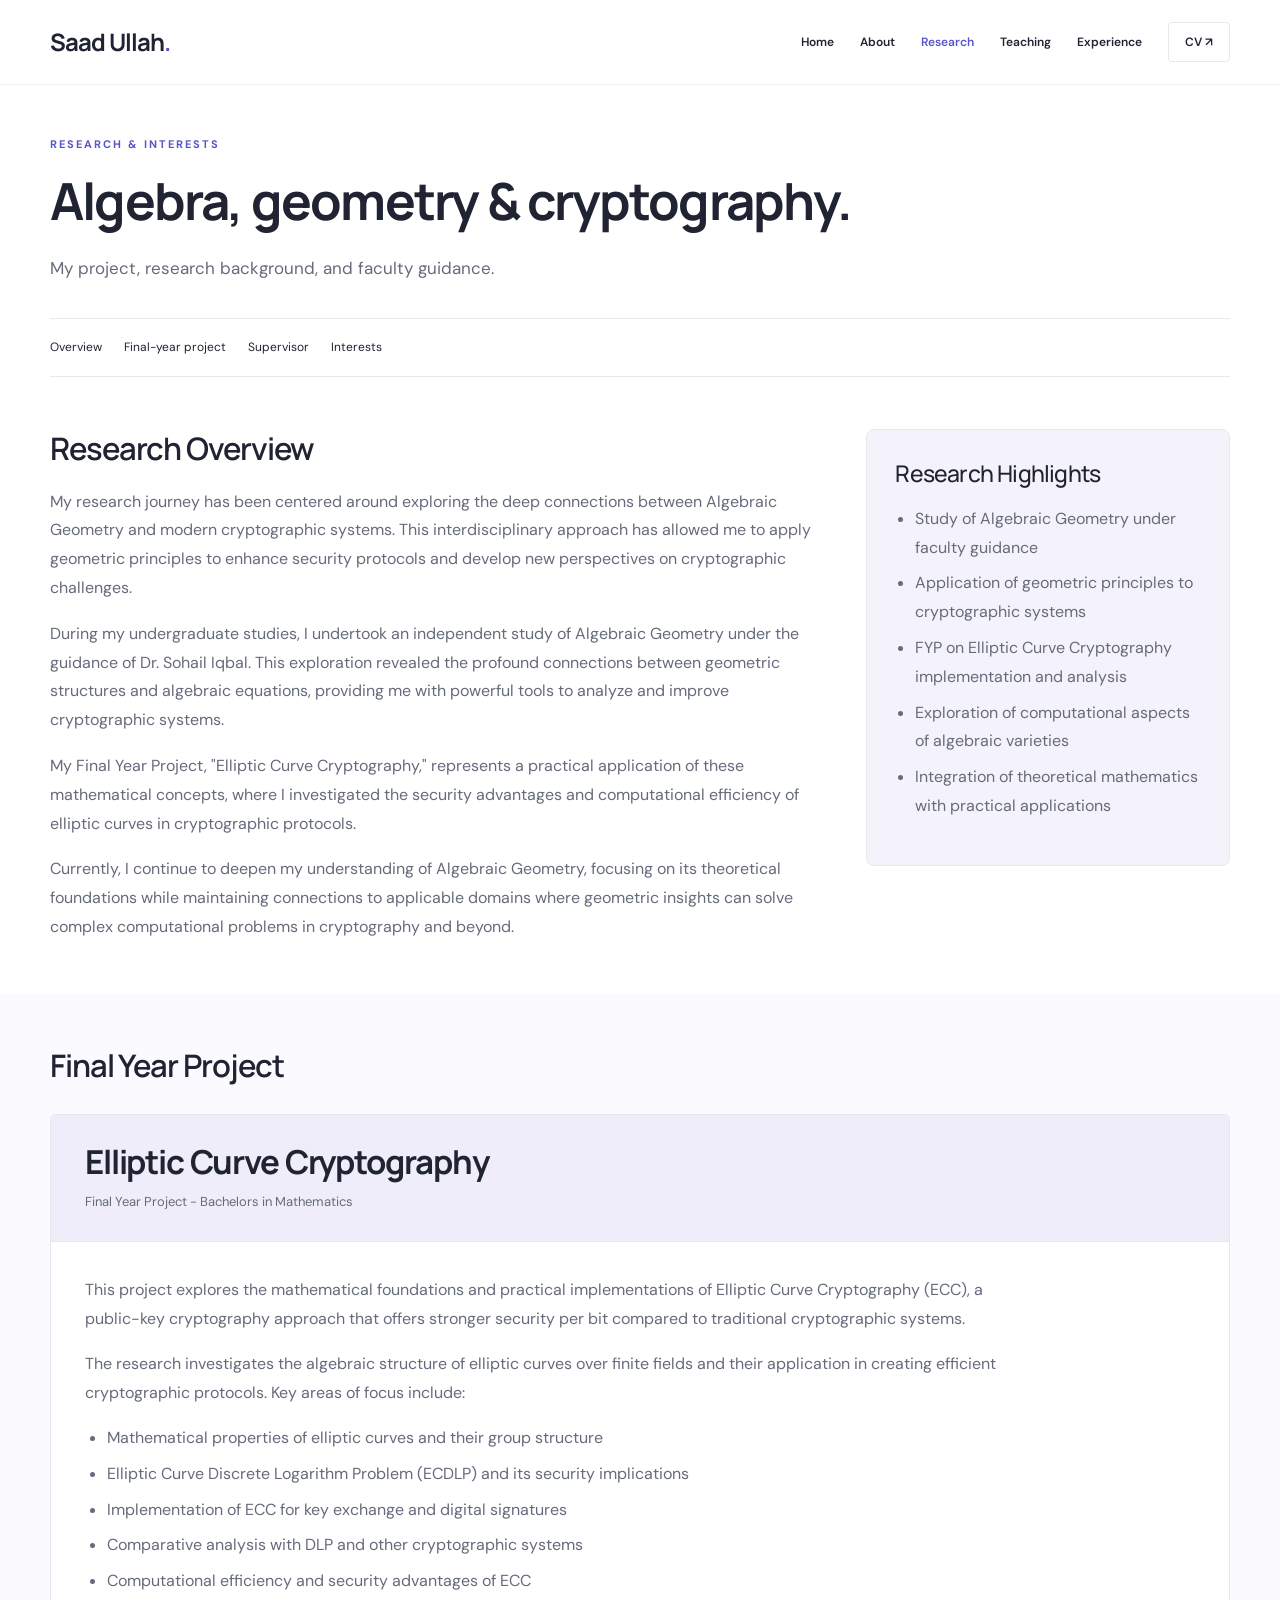
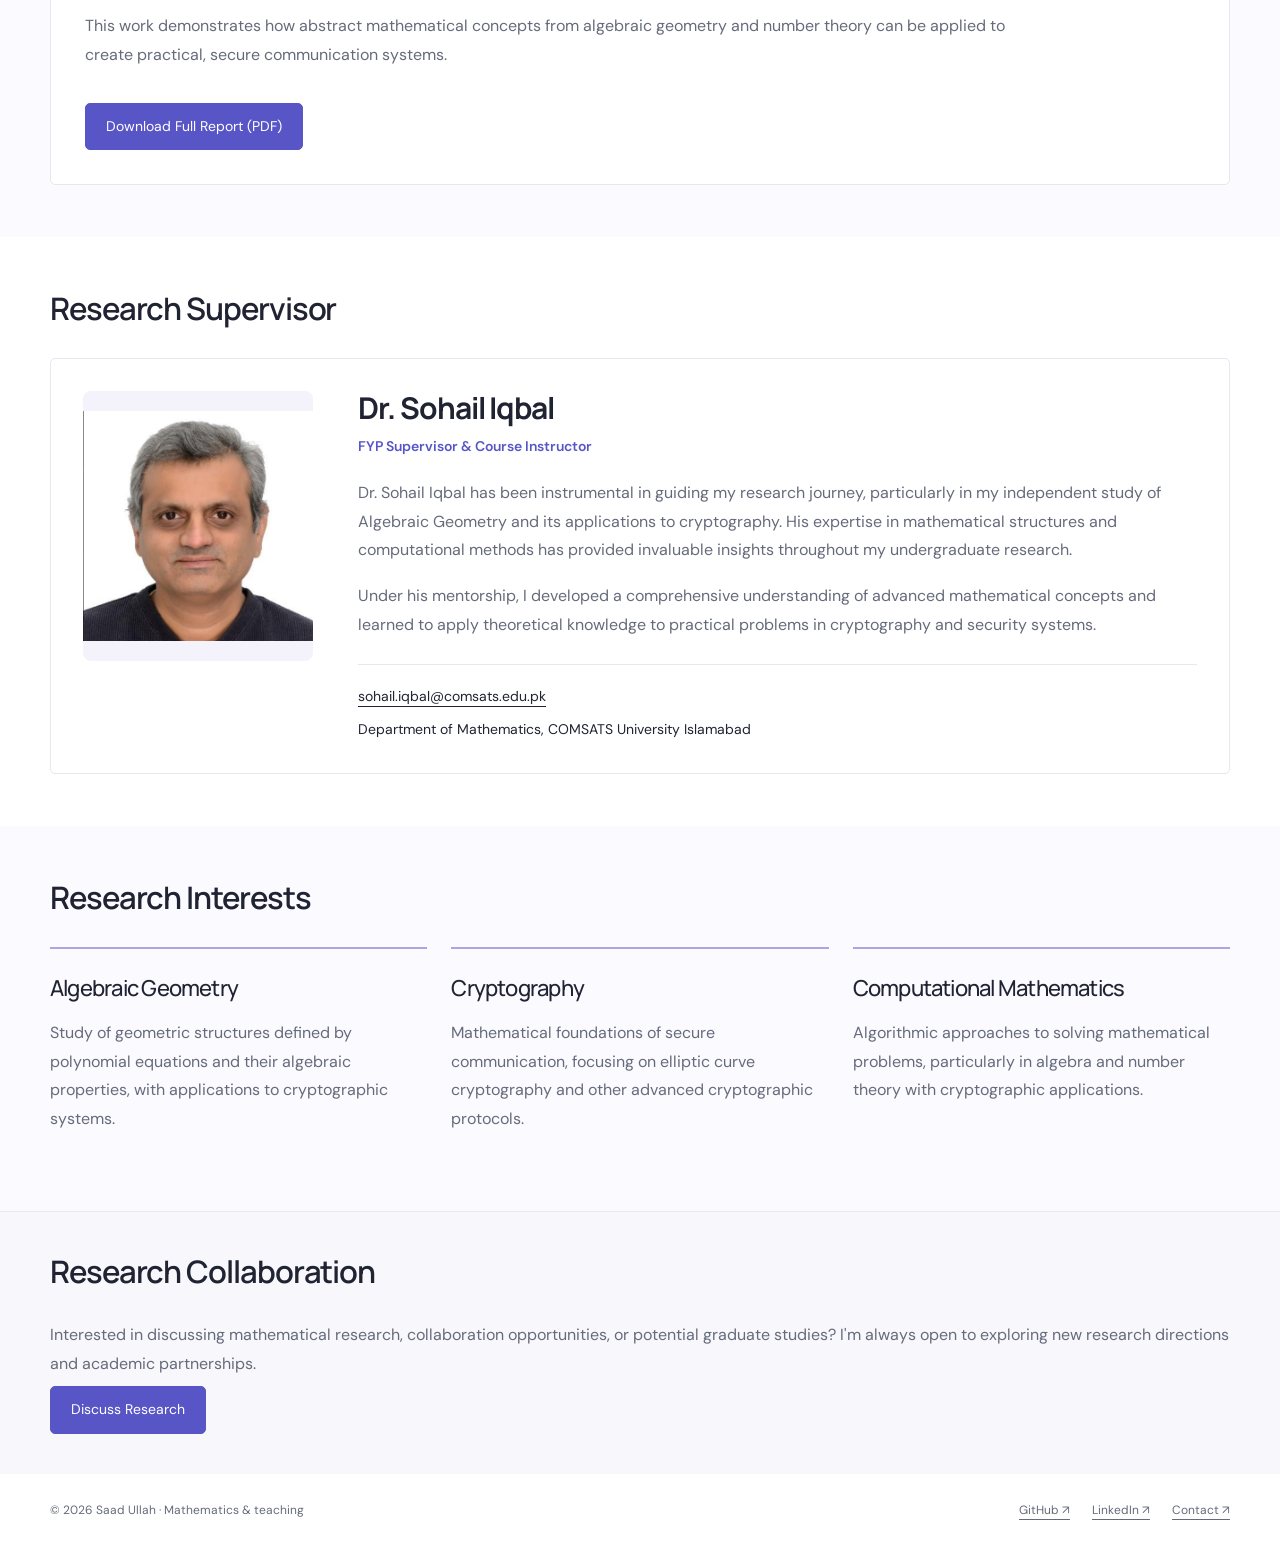
<file: research.html>
<!doctype html>
<html lang="en"><head><meta charset="utf-8"><meta name="viewport" content="width=device-width, initial-scale=1"><title>Research &amp; projects | Saad Ullah</title><meta name="description" content="Elliptic Curve Cryptography undergraduate project and research interests in algebraic geometry and number theory."><meta name="theme-color" content="#1c332d"><meta property="og:title" content="Research &amp; projects | Saad Ullah"><meta property="og:description" content="Elliptic Curve Cryptography undergraduate project and research interests in algebraic geometry and number theory."><meta property="og:type" content="website"><meta property="og:image" content="https://saad-ullah.pages.dev/images/profile.png"><link rel="icon" href="assets/favicon.svg" type="image/svg+xml"><link rel="stylesheet" href="assets/site.css"><script src="assets/site.js" defer></script><link rel="stylesheet" href="assets/details.css"><link rel="stylesheet" href="assets/refinement.css"></head><body><a class="skip" href="#main">Skip to content</a><header class="site-header"><div class="wrap header-inner"><a class="brand" href="index.html">Saad Ullah<span>.</span></a><button class="menu-toggle" hidden aria-controls="navigation" aria-expanded="false" aria-label="Toggle navigation">Menu ☰</button><nav class="nav" id="navigation" aria-label="Main navigation"><a href="index.html"  >Home</a><a href="about.html"  >About</a><a href="research.html" aria-current="page" >Research</a><a href="teaching.html"  >Teaching</a><a href="experience.html"  >Experience</a><a href="cv.html"  class="nav-cv">CV ↗</a></nav></div></header><main id="main"><div class="wrap page-heading"><p class="eyebrow">Research &amp; interests</p><h1>Algebra, geometry &amp; cryptography.</h1><p class="lead">My project, research background, and faculty guidance.</p></div><nav class="section-nav wrap" aria-label="On this page"><a href="#research-overview">Overview</a><a href="#fyp-project">Final-year project</a><a href="#supervisor-section">Supervisor</a><a href="#research-interests">Interests</a></nav><div class="restored-content"><section id="research-overview" class="research-overview main-section">
        <div class="container">
            <div class="overview-content">
                <div class="overview-text">
                    <h2 class="section-title">Research Overview</h2>
                    <p>My research journey has been centered around exploring the deep connections between Algebraic
                        Geometry and modern cryptographic systems. This interdisciplinary approach has allowed me to
                        apply geometric principles to enhance security protocols and develop new perspectives on
                        cryptographic challenges.</p>

                    <p>During my undergraduate studies, I undertook an independent study of Algebraic Geometry under the
                        guidance of Dr. Sohail Iqbal. This exploration revealed the profound connections between
                        geometric structures and algebraic equations, providing me with powerful tools to analyze and
                        improve cryptographic systems.</p>

                    <p>My Final Year Project, "Elliptic Curve Cryptography," represents a practical application of these
                        mathematical concepts, where I investigated the security advantages and computational efficiency
                        of elliptic curves in cryptographic protocols.</p>

                    <p>Currently, I continue to deepen my understanding of Algebraic Geometry, focusing on its
                        theoretical foundations while maintaining connections to applicable domains where geometric
                        insights can solve complex computational problems in cryptography and beyond.</p>
                </div>
                <div class="research-highlights">
                    <h3>Research Highlights</h3>
                    <ul class="highlights-list">
                        <li>Study of Algebraic Geometry under faculty guidance</li>
                        <li>Application of geometric principles to cryptographic systems</li>
                        <li>FYP on Elliptic Curve Cryptography implementation and analysis</li>
                        <li>Exploration of computational aspects of algebraic varieties</li>
                        <li>Integration of theoretical mathematics with practical applications</li>
                    </ul>
                </div>
            </div>
        </div>
    </section>
<section id="fyp-project" class="fyp-project main-section">
        <div class="container">
            <div class="section-header">
                <h2 class="section-title">Final Year Project</h2>
            </div>
            <div class="project-card">
                <div class="project-header">
                    <h2>Elliptic Curve Cryptography</h2>
                    <div class="project-type">Final Year Project - Bachelors in Mathematics</div>
                </div>
                <div class="project-content">
                    <div class="project-description">
                        <p>This project explores the mathematical foundations and practical implementations of Elliptic
                            Curve Cryptography (ECC), a public-key cryptography approach that offers stronger security
                            per bit compared to traditional cryptographic systems.</p>

                        <p>The research investigates the algebraic structure of elliptic curves over finite fields and
                            their application in creating efficient cryptographic protocols. Key areas of focus include:
                        </p>

                        <ul>
                            <li>Mathematical properties of elliptic curves and their group structure</li>
                            <li>Elliptic Curve Discrete Logarithm Problem (ECDLP) and its security implications</li>
                            <li>Implementation of ECC for key exchange and digital signatures</li>
                            <li>Comparative analysis with DLP and other cryptographic systems</li>
                            <li>Computational efficiency and security advantages of ECC</li>
                        </ul>

                        <p>This work demonstrates how abstract mathematical concepts from algebraic geometry and number
                            theory can be applied to create practical, secure communication systems.</p>
                    </div>
                    <div class="download-section">
                        <a  href="https://drive.google.com/file/d/12Qf6GBIcqfOJYxj7ypn0ssC4uiwKIvlp/view?usp=drive_link"
                            class="btn btn-primary" target="_blank" rel="noopener noreferrer">
                             Download Full Report (PDF)
                        </a>
                    </div>
                </div>
            </div>
        </div>
    </section>
<section id="supervisor-section" class="supervisor-section main-section">
        <div class="container">
            <div class="section-header">
                <h2 class="section-title">Research Supervisor</h2>
            </div>
            <div class="supervisor-content">
                <div class="supervisor-image">
                    <img  src="images/Sir pic.png" alt="Dr. Sohail Iqbal" class="supervisor-img" loading="lazy">
                </div>
                <div class="supervisor-info">
                    <h2>Dr. Sohail Iqbal</h2>
                    <span class="supervisor-role">FYP Supervisor & Course Instructor</span>
                    <p>Dr. Sohail Iqbal has been instrumental in guiding my research journey, particularly in my
                        independent study of Algebraic Geometry and its applications to cryptography. His expertise in
                        mathematical structures and computational methods has provided invaluable insights throughout my
                        undergraduate research.</p>

                    <p>Under his mentorship, I developed a comprehensive understanding of advanced mathematical concepts
                        and learned to apply theoretical knowledge to practical problems in cryptography and security
                        systems.</p>

                    <div class="supervisor-contact">
                        <div class="contact-info">
                            
                            <a href="mailto:sohail.iqbal@comsats.edu.pk">sohail.iqbal@comsats.edu.pk</a>
                        </div>
                        <div class="contact-info">
                            
                            <span>Department of Mathematics, COMSATS University Islamabad</span>
                        </div>
                    </div>
                </div>
            </div>
        </div>
    </section>
<section id="research-interests" class="research-interests main-section">
        <div class="container">
            <div class="section-header">
                <h2 class="section-title">Research Interests</h2>
            </div>
            <div class="interests-grid">
                <div class="interest-card">
                    <div class="interest-icon">
                        
                    </div>
                    <h3>Algebraic Geometry</h3>
                    <p>Study of geometric structures defined by polynomial equations and their algebraic properties,
                        with applications to cryptographic systems.</p>
                </div>

                <div class="interest-card">
                    <div class="interest-icon">
                        
                    </div>
                    <h3>Cryptography</h3>
                    <p>Mathematical foundations of secure communication, focusing on elliptic curve cryptography and
                        other advanced cryptographic protocols.</p>
                </div>

                <div class="interest-card">
                    <div class="interest-icon">
                        
                    </div>
                    <h3>Computational Mathematics</h3>
                    <p>Algorithmic approaches to solving mathematical problems, particularly in algebra and number
                        theory with cryptographic applications.</p>
                </div>
            </div>
        </div>
    </section>
<section id="contact-cta" class="contact-cta main-section">
        <div class="container">
            <div class="section-header">
                <h2 class="section-title">Research Collaboration</h2>
            </div>
            <p>Interested in discussing mathematical research, collaboration opportunities, or potential graduate
                studies? I'm always open to exploring new research directions and academic partnerships.</p>
            <a href="contact.html" class="btn btn-secondary">
                 Discuss Research
            </a>
        </div>
    </section></div></main><footer class="footer"><div class="wrap footer-inner"><p>© 2026 Saad Ullah · Mathematics &amp; teaching</p><div class="footer-links"><a href="https://github.com/saadullah-m">GitHub ↗</a><a href="https://linkedin.com/in/saad-ullah-490305202">LinkedIn ↗</a><a href="contact.html">Contact ↗</a></div></div></footer></body></html>
</file>
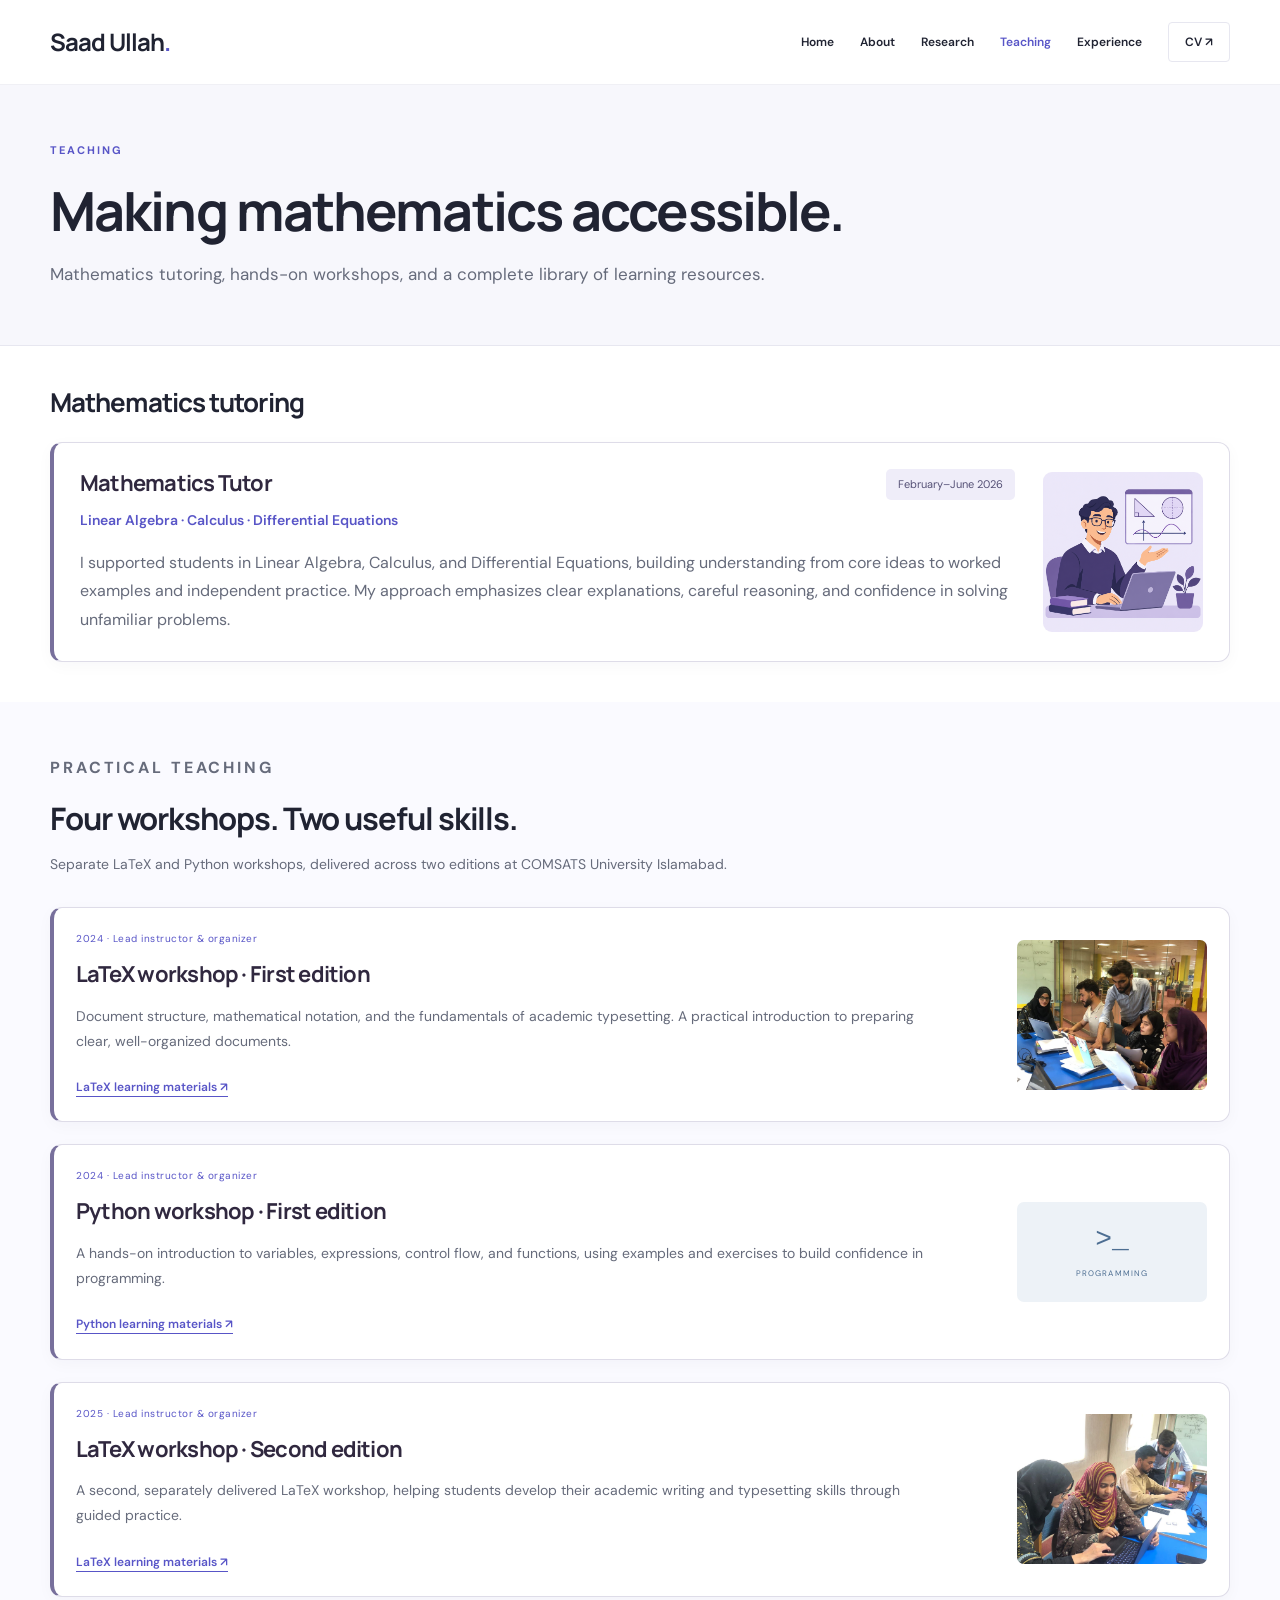
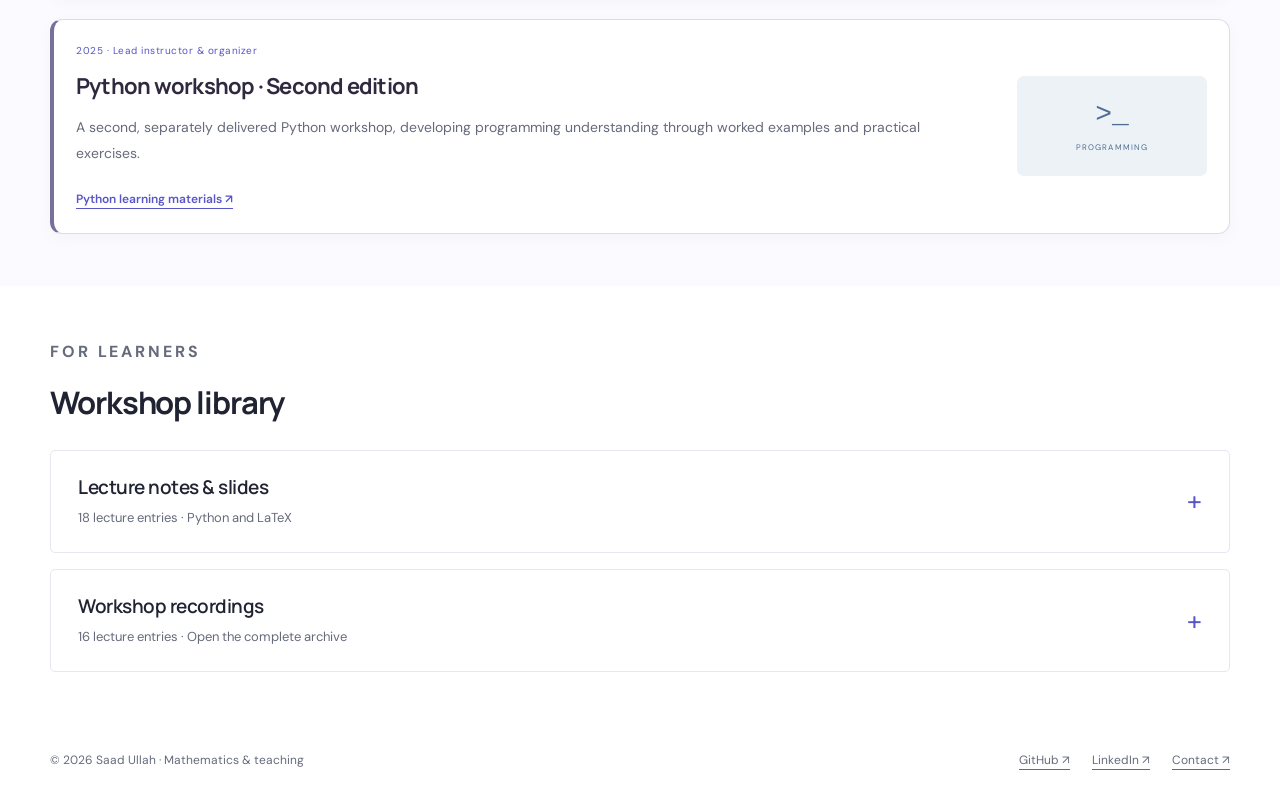
<file: teaching.html>
<!doctype html>
<html lang="en"><head><meta charset="utf-8"><meta name="viewport" content="width=device-width, initial-scale=1"><title>Teaching &amp; resources | Saad Ullah</title><meta name="description" content="Mathematics tutoring, Python and LaTeX workshops, and learning resources from Saad Ullah."><meta name="theme-color" content="#1c332d"><meta property="og:title" content="Teaching &amp; resources | Saad Ullah"><meta property="og:description" content="Mathematics tutoring, Python and LaTeX workshops, and learning resources from Saad Ullah."><meta property="og:type" content="website"><meta property="og:image" content="https://saad-ullah.pages.dev/images/profile.png"><link rel="icon" href="assets/favicon.svg" type="image/svg+xml"><link rel="stylesheet" href="assets/site.css"><script src="assets/site.js" defer></script><link rel="stylesheet" href="assets/details.css"><link rel="stylesheet" href="assets/refinement.css"><link rel="stylesheet" href="assets/refresh.css?v=20261110c"></head><body><a class="skip" href="#main">Skip to content</a><header class="site-header"><div class="wrap header-inner"><a class="brand" href="index.html">Saad Ullah<span>.</span></a><button class="menu-toggle" hidden aria-controls="navigation" aria-expanded="false" aria-label="Toggle navigation">Menu ☰</button><nav class="nav" id="navigation" aria-label="Main navigation"><a href="index.html"  >Home</a><a href="about.html"  >About</a><a href="research.html"  >Research</a><a href="teaching.html" aria-current="page" >Teaching</a><a href="experience.html"  >Experience</a><a href="cv.html"  class="nav-cv">CV ↗</a></nav></div></header><main id="main"><div class="page-banner"><div class="wrap"><p class="eyebrow">Teaching</p><h1>Making mathematics accessible.</h1><p class="lead">Mathematics tutoring, hands-on workshops, and a complete library of learning resources.</p></div></div><div class="restored-content"><section id="tutoring" class="teaching-intro"><div class="container" style="display:block"><div class="section-header" style="margin-bottom:22px"><h2>Mathematics tutoring</h2></div><article class="workshop-item mentoring-card"><div class="mentoring-copy"><div class="workshop-header"><div><h3 class="workshop-title">Mathematics Tutor</h3><span class="workshop-role">Linear Algebra &middot; Calculus &middot; Differential Equations</span></div><span class="workshop-date">February&ndash;June 2026</span></div><div class="workshop-description"><p>I supported students in Linear Algebra, Calculus, and Differential Equations, building understanding from core ideas to worked examples and independent practice. My approach emphasizes clear explanations, careful reasoning, and confidence in solving unfamiliar problems.</p></div></div><div class="mentoring-art"><img src="images/tutoring-illustration.svg" alt="Illustration of a mathematics tutor teaching at a laptop" width="160" height="160" loading="lazy"></div></article></div></section><section id="teaching-experience"><div class="container"><div class="section-header"><p class="eyebrow">Practical teaching</p><h2>Four workshops. Two useful skills.</h2><p>Separate LaTeX and Python workshops, delivered across two editions at COMSATS University Islamabad.</p></div><div class="workshop-grid"><article class="workshop-compact" id="latex-first"><a class="editorial-photo" href="images/Latex C I.jpeg" target="_blank" rel="noopener noreferrer"><img src="images/Latex C I.jpeg" alt="LaTeX workshop at COMSATS" loading="lazy"></a><div class="workshop-copy"><p class="card-meta">2024 · Lead instructor &amp; organizer</p><h3>LaTeX workshop · First edition</h3><p>Document structure, mathematical notation, and the fundamentals of academic typesetting. A practical introduction to preparing clear, well-organized documents.</p><a class="text-link" href="#combined-materials">LaTeX learning materials ↗</a></div></article><article class="workshop-compact" id="python-first"><div class="workshop-art python" aria-hidden="true"><span>&gt;_</span><small>PROGRAMMING</small></div><div class="workshop-copy"><p class="card-meta">2024 · Lead instructor &amp; organizer</p><h3>Python workshop · First edition</h3><p>A hands-on introduction to variables, expressions, control flow, and functions, using examples and exercises to build confidence in programming.</p><a class="text-link" href="#combined-materials">Python learning materials ↗</a></div></article><article class="workshop-compact" id="latex-second"><a class="editorial-photo" href="images/Latex%20C%20I%201.jpeg" target="_blank" rel="noopener noreferrer"><img src="images/Latex%20C%20I%201.jpeg" alt="LaTeX workshop at COMSATS" loading="lazy"></a><div class="workshop-copy"><p class="card-meta">2025 · Lead instructor &amp; organizer</p><h3>LaTeX workshop · Second edition</h3><p>A second, separately delivered LaTeX workshop, helping students develop their academic writing and typesetting skills through guided practice.</p><a class="text-link" href="#combined-materials">LaTeX learning materials ↗</a></div></article><article class="workshop-compact" id="python-second"><div class="workshop-art python" aria-hidden="true"><span>&gt;_</span><small>PROGRAMMING</small></div><div class="workshop-copy"><p class="card-meta">2025 · Lead instructor &amp; organizer</p><h3>Python workshop · Second edition</h3><p>A second, separately delivered Python workshop, developing programming understanding through worked examples and practical exercises.</p><a class="text-link" href="#combined-materials">Python learning materials ↗</a></div></article></div></div></section><section id="resource-library"><div class="container"><div class="section-header"><p class="eyebrow">For learners</p><h2>Workshop library</h2></div><details class="archive"><summary><span><strong>Lecture notes &amp; slides</strong><small>18 lecture entries · Python and LaTeX</small></span><span class="expand-label" aria-hidden="true">+</span></summary><div class="archive-body"><section id="combined-materials" class="combined-materials">
        <div class="container">
            <div class="materials-header">
                <h2 class="materials-title">Workshop Materials</h2>
                <p class="materials-subtitle">Complete set of lecture slides from both workshops</p>
            </div>

            <div class="materials-grid">
                <!-- Python Lectures -->
                <div class="language-section">
                    <div class="language-header">
                        <div class="language-icon">
                            
                        </div>
                        <h3 class="language-title">Python Programming</h3>
                    </div>
                    <div class="lectures-grid">
                        <!-- Python Lecture 1-8 -->
                        <div class="lecture-item">
                            <div class="lecture-number">1</div>
                            <div class="lecture-info">
                                <div class="lecture-name">Introduction to Python & Object and Variable</div>
                                <div class="lecture-links">
                                    <a  href="https://drive.google.com/file/d/111IaeXjShOcJvKEUCczw7Dzu89hwHaWZ/view?usp=drive_link"
                                        class="material-link" target="_blank" rel="noopener noreferrer">
                                         Slides
                                    </a>
                                </div>
                            </div>
                        </div>
                        <div class="lecture-item">
                            <div class="lecture-number">2</div>
                            <div class="lecture-info">
                                <div class="lecture-name">Expression, Operator and Statement</div>
                                <div class="lecture-links">
                                    <a  href="https://drive.google.com/file/d/1jUyTdGKWJFGNyPkmw9wXhnIpv8z4D8FA/view?usp=drive_link"
                                        class="material-link" target="_blank" rel="noopener noreferrer">
                                         Slides
                                    </a>
                                </div>
                            </div>
                        </div>
                        <div class="lecture-item">
                            <div class="lecture-number">3</div>
                            <div class="lecture-info">
                                <div class="lecture-name">Branch Statements</div>
                                <div class="lecture-links">
                                    <a  href="https://drive.google.com/file/d/1r-wa96oNWCAcqq4IPWUfYiNPLb6vD-kU/view?usp=drive_link"
                                        class="material-link" target="_blank" rel="noopener noreferrer">
                                         Slides
                                    </a>
                                </div>
                            </div>
                        </div>
                        <div class="lecture-item">
                            <div class="lecture-number">4</div>
                            <div class="lecture-info">
                                <div class="lecture-name">Loops</div>
                                <div class="lecture-links">
                                    <a  href="https://drive.google.com/file/d/1e8haBwmOUMmhTcvleoo3E4WGFiVOd5uN/view?usp=drive_link"
                                        class="material-link" target="_blank" rel="noopener noreferrer">
                                         Slides
                                    </a>
                                </div>
                            </div>
                        </div>
                        <div class="lecture-item">
                            <div class="lecture-number">5</div>
                            <div class="lecture-info">
                                <div class="lecture-name">Function</div>
                                <div class="lecture-links">
                                    <a  href="https://drive.google.com/file/d/1c-yIvpZu5glr-GdXc0lWnigu2zj6iq2q/view?usp=drive_link"
                                        class="material-link" target="_blank" rel="noopener noreferrer">
                                         Slides
                                    </a>
                                </div>
                            </div>
                        </div>
                        <div class="lecture-item">
                            <div class="lecture-number">6</div>
                            <div class="lecture-info">
                                <div class="lecture-name">Collection (String and List)</div>
                                <div class="lecture-links">
                                    <a  href="https://drive.google.com/file/d/121tbQ46uiLgo0Yyz5DOl1Fdy42WBo6Zf/view?usp=drive_link"
                                        class="material-link" target="_blank" rel="noopener noreferrer">
                                         Slides
                                    </a>
                                </div>
                            </div>
                        </div>
                        <div class="lecture-item">
                            <div class="lecture-number">7</div>
                            <div class="lecture-info">
                                <div class="lecture-name">Collection (Tuple, Set and Dictionary)</div>
                                <div class="lecture-links">
                                    <a  href="https://drive.google.com/file/d/1y3E0K2S5td-JFHrQpvYi5-FrmGSL1jaL/view?usp=drive_link"
                                        class="material-link" target="_blank" rel="noopener noreferrer">
                                         Slides
                                    </a>
                                </div>
                            </div>
                        </div>
                        <div class="lecture-item">
                            <div class="lecture-number">8</div>
                            <div class="lecture-info">
                                <div class="lecture-name">Python Libraries</div>
                                <div class="lecture-links">
                                    <a  href="https://drive.google.com/file/d/1wPeVd-WO9sYmblNEutlD2yu3ayp4CrHg/view?usp=drive_link"
                                        class="material-link" target="_blank" rel="noopener noreferrer">
                                         Slides
                                    </a>
                                </div>
                            </div>
                        </div>
                    </div>
                </div>

                <!-- LaTeX Lectures -->
                <div class="language-section">
                    <div class="language-header">
                        <div class="language-icon">
                            
                        </div>
                        <h3 class="language-title">LaTeX Typesetting</h3>
                    </div>
                    <div class="lectures-grid">
                        <!-- LaTeX Lecture 1-10 -->
                        <div class="lecture-item">
                            <div class="lecture-number">1</div>
                            <div class="lecture-info">
                                <div class="lecture-name">Introduction to LaTeX & Document Structure</div>
                                <div class="lecture-links">
                                    <a  href="https://drive.google.com/file/d/18QMkN1OUIUJOAhJS2uBvMYiVN11oYD5V/view?usp=drive_link"
                                        class="material-link" target="_blank" rel="noopener noreferrer">
                                         Slides
                                    </a>
                                </div>
                            </div>
                        </div>
                        <div class="lecture-item">
                            <div class="lecture-number">2</div>
                            <div class="lecture-info">
                                <div class="lecture-name">Table of Content & Bibliography</div>
                                <div class="lecture-links">
                                    <a  href="https://drive.google.com/file/d/1ObIfDZzOjEyoIkpyNf5plEFedMJO7fMR/view?usp=drive_link"
                                        class="material-link" target="_blank" rel="noopener noreferrer">
                                         Slides
                                    </a>
                                </div>
                            </div>
                        </div>
                        <div class="lecture-item">
                            <div class="lecture-number">3</div>
                            <div class="lecture-info">
                                <div class="lecture-name">Table in LaTeX</div>
                                <div class="lecture-links">
                                    <a  href="https://drive.google.com/file/d/1X1faf88Mgyo3Yu0lZ3dd10PmHsfdxHwD/view?usp=drive_link"
                                        class="material-link" target="_blank" rel="noopener noreferrer">
                                         Slides
                                    </a>
                                </div>
                            </div>
                        </div>
                        <div class="lecture-item">
                            <div class="lecture-number">4</div>
                            <div class="lecture-info">
                                <div class="lecture-name">Table in LaTeX (Cont...)</div>
                                <div class="lecture-links">
                                    <span class="pending-link" role="status">Slides &middot; Coming soon</span>
                                </div>
                            </div>
                        </div>
                        <div class="lecture-item">
                            <div class="lecture-number">5</div>
                            <div class="lecture-info">
                                <div class="lecture-name">Table From .csv File & Visualize Data with pgfplot</div>
                                <div class="lecture-links">
                                    <a  href="https://drive.google.com/file/d/1G5zVYWVtlJwP-JfpsZyWkgt4ts6uhtOk/view?usp=drive_link"
                                        class="material-link" target="_blank" rel="noopener noreferrer">
                                         Slides
                                    </a>
                                </div>
                            </div>
                        </div>
                        <div class="lecture-item">
                            <div class="lecture-number">6</div>
                            <div class="lecture-info">
                                <div class="lecture-name">Highlieght Souce Code, Clickable link and Lists</div>
                                <div class="lecture-links">
                                    <a  href="https://drive.google.com/file/d/118KJLeGmdXBg58rkr05nPhjRJtLiNODp/view?usp=drive_link"
                                        class="material-link" target="_blank" rel="noopener noreferrer">
                                         Slides
                                    </a>
                                </div>
                            </div>
                        </div>
                        <div class="lecture-item">
                            <div class="lecture-number">7</div>
                            <div class="lecture-info">
                                <div class="lecture-name">Presentation with Beamer</div>
                                <div class="lecture-links">
                                    <a  href="https://drive.google.com/file/d/1AzensJFmQLK5IS9wbA9f6i8Dwwld7k5F/view?usp=drive_link"
                                        class="material-link" target="_blank" rel="noopener noreferrer">
                                         Slides
                                    </a>
                                </div>
                            </div>
                        </div>
                        <div class="lecture-item">
                            <div class="lecture-number">8</div>
                            <div class="lecture-info">
                                <div class="lecture-name">Presentation with Beamer (Cont...)</div>
                                <div class="lecture-links">
                                    <a  href="https://drive.google.com/file/d/1k3LagFpEB9euVu3fLSShJ2_nsm93bPrR/view?usp=drive_link"
                                        class="material-link" target="_blank" rel="noopener noreferrer">
                                         Slides
                                    </a>
                                </div>
                            </div>
                        </div>
                        <div class="lecture-item">
                            <div class="lecture-number">9</div>
                            <div class="lecture-info">
                                <div class="lecture-name">Mathematics and Figure</div>
                                <div class="lecture-links">
                                    <a  href="https://drive.google.com/file/d/1KJf7TAJItewE8sbBe7Qsi_3TZdhQeWFw/view?usp=drive_link"
                                        class="material-link" target="_blank" rel="noopener noreferrer">
                                         Slides
                                    </a>
                                </div>
                            </div>
                        </div>
                        <div class="lecture-item">
                            <div class="lecture-number">10</div>
                            <div class="lecture-info">
                                <div class="lecture-name">LaTeX Theorem Environments</div>
                                <div class="lecture-links">
                                    <a  href="https://drive.google.com/file/d/1TZOW0qDQKyBUcBUHdXbbKhlW5_CojQKk/view?usp=drive_link"
                                        class="material-link" target="_blank" rel="noopener noreferrer">
                                         Slides
                                    </a>
                                </div>
                            </div>
                        </div>
                    </div>
                </div>
            </div>
        </div>
    </section></div></details><details class="archive"><summary><span><strong>Workshop recordings</strong><small>16 lecture entries · Open the complete archive</small></span><span class="expand-label" aria-hidden="true">+</span></summary><div class="archive-body"><section id="workshop-recordings" class="workshop-recordings">
        <div class="container">
            <div class="video-section-header">
                <h2 class="video-section-title">Lecture Recordings</h2>
                <p class="video-section-subtitle">Complete video recordings of all workshop lectures</p>
            </div>

            <!-- Python Videos -->
            <div class="language-videos">
                <div class="language-videos-header">
                    <div class="language-videos-icon">
                        
                    </div>
                    <h3 class="language-videos-title">Python Programming Recordings</h3>
                </div>
                <div class="recordings-grid">
                    <!-- Python Video 1-8 -->
                    <div class="recording-card">
                        <div class="video-embed">
                            <iframe src="https://www.youtube-nocookie.com/embed/03oSqY8czqc?si=cOHDIsaEKef2hOxE" title="Workshop lecture recording" loading="lazy" allow="accelerometer; clipboard-write; encrypted-media; gyroscope; picture-in-picture" allowfullscreen referrerpolicy="strict-origin-when-cross-origin"></iframe>
                        </div>
                        <div class="recording-info">
                            <div class="recording-title">Introduction to Python & Basic Syntax</div>
                            <div class="recording-speaker">Python Lecture 1</div>
                            <div class="recording-duration">4 minutes</div>
                        </div>
                    </div>
                    <div class="recording-card">
                        <div class="video-embed">
                            <iframe src="https://www.youtube-nocookie.com/embed/HN6GgA0JIT0?si=l699aQ_fojKyEfpg" title="Workshop lecture recording" loading="lazy" allow="accelerometer; clipboard-write; encrypted-media; gyroscope; picture-in-picture" allowfullscreen referrerpolicy="strict-origin-when-cross-origin"></iframe>
                        </div>
                        <div class="recording-info">
                            <div class="recording-title">Data Types and Variables</div>
                            <div class="recording-speaker">Python Lecture 2</div>
                            <div class="recording-duration">50 minutes</div>
                        </div>
                    </div>
                    <div class="recording-card">
                        <div class="video-embed">
                            <iframe src="https://www.youtube-nocookie.com/embed/ZELGEqIFNi0?si=r_i_WGUmzIZbUDeH" title="Workshop lecture recording" loading="lazy" allow="accelerometer; clipboard-write; encrypted-media; gyroscope; picture-in-picture" allowfullscreen referrerpolicy="strict-origin-when-cross-origin"></iframe>
                        </div>
                        <div class="recording-info">
                            <div class="recording-title">Control Structures & Loops</div>
                            <div class="recording-speaker">Python Lecture 3</div>
                            <div class="recording-duration">55 minutes</div>
                        </div>
                    </div>
                    <div class="recording-card">
                        <div class="video-embed">
                            <iframe src="https://www.youtube-nocookie.com/embed/suRePVN5SlM?si=Vkm2SOiSdOXJFT1y" title="Workshop lecture recording" loading="lazy" allow="accelerometer; clipboard-write; encrypted-media; gyroscope; picture-in-picture" allowfullscreen referrerpolicy="strict-origin-when-cross-origin"></iframe>
                        </div>
                        <div class="recording-info">
                            <div class="recording-title">Functions and Modules</div>
                            <div class="recording-speaker">Python Lecture 4</div>
                            <div class="recording-duration">60 minutes</div>
                        </div>
                    </div>
                    <div class="recording-card">
                        <div class="video-embed">
                            <iframe src="https://www.youtube-nocookie.com/embed/z3R3QhiD9vo?si=nts6JxEOWhaRDm4m" title="Workshop lecture recording" loading="lazy" allow="accelerometer; clipboard-write; encrypted-media; gyroscope; picture-in-picture" allowfullscreen referrerpolicy="strict-origin-when-cross-origin"></iframe>
                        </div>
                        <div class="recording-info">
                            <div class="recording-title">File Handling & Data Processing</div>
                            <div class="recording-speaker">Python Lecture 5</div>
                            <div class="recording-duration">50 minutes</div>
                        </div>
                    </div>
                    <div class="recording-card">
                        <div class="video-embed">
                            <iframe src="https://www.youtube-nocookie.com/embed/6wlFqmHmMuA?si=Cz0BiCNZ7z4a2KlJ" title="Workshop lecture recording" loading="lazy" allow="accelerometer; clipboard-write; encrypted-media; gyroscope; picture-in-picture" allowfullscreen referrerpolicy="strict-origin-when-cross-origin"></iframe>
                        </div>
                        <div class="recording-info">
                            <div class="recording-title">NumPy for Mathematical Computing</div>
                            <div class="recording-speaker">Python Lecture 6</div>
                            <div class="recording-duration">65 minutes</div>
                        </div>
                    </div>
                    <div class="recording-card">
                        <div class="video-embed">
                            <iframe src="https://www.youtube-nocookie.com/embed/bWAZMmDCIYM?si=xuSqYJONTmF61iqF" title="Workshop lecture recording" loading="lazy" allow="accelerometer; clipboard-write; encrypted-media; gyroscope; picture-in-picture" allowfullscreen referrerpolicy="strict-origin-when-cross-origin"></iframe>
                        </div>
                        <div class="recording-info">
                            <div class="recording-title">Data Visualization with Matplotlib</div>
                            <div class="recording-speaker">Python Lecture 7</div>
                            <div class="recording-duration">55 minutes</div>
                        </div>
                    </div>
                    <div class="recording-card">
                        <div class="video-embed">
                            <iframe src="https://www.youtube-nocookie.com/embed/AHgetWU98hw?si=TkPhKdIpnlnFvfFK" title="Workshop lecture recording" loading="lazy" allow="accelerometer; clipboard-write; encrypted-media; gyroscope; picture-in-picture" allowfullscreen referrerpolicy="strict-origin-when-cross-origin"></iframe>
                        </div>
                        <div class="recording-info">
                            <div class="recording-title">Final Project & Advanced Topics</div>
                            <div class="recording-speaker">Python Lecture 8</div>
                            <div class="recording-duration">70 minutes</div>
                        </div>
                    </div>
                </div>
            </div>

            <!-- LaTeX Videos -->
            <div class="language-videos">
                <div class="language-videos-header">
                    <div class="language-videos-icon">
                        
                    </div>
                    <h3 class="language-videos-title">LaTeX Typesetting Recordings</h3>
                </div>
                <div class="recordings-grid">
                    <!-- LaTeX Video 1-8 -->
                    <div class="recording-card">
                        <div class="video-embed">
                            <div class="missing-media video-pending"><span class="play-mark" aria-hidden="true">&#9655;</span><strong>Recording coming soon</strong><span>This lecture will be available here.</span></div>
                        </div>
                        <div class="recording-info">
                            <div class="recording-title">Introduction to LaTeX & Document Structure</div>
                            <div class="recording-speaker">LaTeX Lecture 1</div>
                            <div class="recording-duration">40 minutes</div>
                        </div>
                    </div>
                    <div class="recording-card">
                        <div class="video-embed">
                            <div class="missing-media video-pending"><span class="play-mark" aria-hidden="true">&#9655;</span><strong>Recording coming soon</strong><span>This lecture will be available here.</span></div>
                        </div>
                        <div class="recording-info">
                            <div class="recording-title">Basic Formatting & Sections</div>
                            <div class="recording-speaker">LaTeX Lecture 2</div>
                            <div class="recording-duration">45 minutes</div>
                        </div>
                    </div>
                    <div class="recording-card">
                        <div class="video-embed">
                            <div class="missing-media video-pending"><span class="play-mark" aria-hidden="true">&#9655;</span><strong>Recording coming soon</strong><span>This lecture will be available here.</span></div>
                        </div>
                        <div class="recording-info">
                            <div class="recording-title">Mathematical Typesetting</div>
                            <div class="recording-speaker">LaTeX Lecture 3</div>
                            <div class="recording-duration">55 minutes</div>
                        </div>
                    </div>
                    <div class="recording-card">
                        <div class="video-embed">
                            <div class="missing-media video-pending"><span class="play-mark" aria-hidden="true">&#9655;</span><strong>Recording coming soon</strong><span>This lecture will be available here.</span></div>
                        </div>
                        <div class="recording-info">
                            <div class="recording-title">Tables and Figures</div>
                            <div class="recording-speaker">LaTeX Lecture 4</div>
                            <div class="recording-duration">50 minutes</div>
                        </div>
                    </div>
                    <div class="recording-card">
                        <div class="video-embed">
                            <div class="missing-media video-pending"><span class="play-mark" aria-hidden="true">&#9655;</span><strong>Recording coming soon</strong><span>This lecture will be available here.</span></div>
                        </div>
                        <div class="recording-info">
                            <div class="recording-title">Bibliography & References</div>
                            <div class="recording-speaker">LaTeX Lecture 5</div>
                            <div class="recording-duration">45 minutes</div>
                        </div>
                    </div>
                    <div class="recording-card">
                        <div class="video-embed">
                            <div class="missing-media video-pending"><span class="play-mark" aria-hidden="true">&#9655;</span><strong>Recording coming soon</strong><span>This lecture will be available here.</span></div>
                        </div>
                        <div class="recording-info">
                            <div class="recording-title">Custom Commands & Environments</div>
                            <div class="recording-speaker">LaTeX Lecture 6</div>
                            <div class="recording-duration">60 minutes</div>
                        </div>
                    </div>
                    <div class="recording-card">
                        <div class="video-embed">
                            <div class="missing-media video-pending"><span class="play-mark" aria-hidden="true">&#9655;</span><strong>Recording coming soon</strong><span>This lecture will be available here.</span></div>
                        </div>
                        <div class="recording-info">
                            <div class="recording-title">Presentation with Beamer</div>
                            <div class="recording-speaker">LaTeX Lecture 7</div>
                            <div class="recording-duration">65 minutes</div>
                        </div>
                    </div>
                    <div class="recording-card">
                        <div class="video-embed">
                            <div class="missing-media video-pending"><span class="play-mark" aria-hidden="true">&#9655;</span><strong>Recording coming soon</strong><span>This lecture will be available here.</span></div>
                        </div>
                        <div class="recording-info">
                            <div class="recording-title">Thesis and Report Formatting</div>
                            <div class="recording-speaker">LaTeX Lecture 8</div>
                            <div class="recording-duration">70 minutes</div>
                        </div>
                    </div>
                </div>
            </div>
        </div>
    </section></div></details></div></section></div></main><footer class="footer"><div class="wrap footer-inner"><p>© 2026 Saad Ullah · Mathematics &amp; teaching</p><div class="footer-links"><a href="https://github.com/saadullah-m">GitHub ↗</a><a href="https://linkedin.com/in/saad-ullah-490305202">LinkedIn ↗</a><a href="contact.html">Contact ↗</a></div></div></footer></body></html>
</file>
<file: assets/site.css>
@import url('https://fonts.googleapis.com/css2?family=DM+Sans:wght@400;500;600;700&family=Manrope:wght@400;500;600;700;800&display=swap');
:root{--paper:#f7f6f0;--ink:#1c332d;--muted:#52635a;--line:#d6ddd3;--accent:#2d614b;--wash:#e8ece3;--white:#fffefa;--serif:Georgia,'Times New Roman',serif;--sans:'DM Sans',Arial,sans-serif;--head:'Manrope',Arial,sans-serif}
*{box-sizing:border-box}html{scroll-behavior:smooth;scroll-padding-top:100px}body{margin:0;background:var(--paper);color:var(--ink);font:16px/1.7 var(--sans)}a{color:inherit;text-underline-offset:5px}a:hover{color:var(--accent)}img{display:block;max-width:100%;height:auto}button{font:inherit;cursor:pointer}h1,h2,h3,p,figure{margin:0}h1,h2,h3{font-family:var(--head);font-weight:500;line-height:1.13;letter-spacing:-.045em}h1{font-size:clamp(44px,6.4vw,88px)}h2{font-size:clamp(30px,4vw,51px)}h3{font-size:25px;letter-spacing:-.025em}p+p{margin-top:18px}p{max-width:66ch}.wrap{width:min(1180px,calc(100% - 96px));margin:auto}.skip{position:fixed;top:-80px;left:16px;padding:12px;background:var(--ink);color:white;z-index:99}.skip:focus{top:10px}a:focus-visible,button:focus-visible,summary:focus-visible{outline:3px solid #a16b2e;outline-offset:5px}.site-header{border-bottom:1px solid var(--line);position:relative;z-index:10}.header-inner{min-height:100px;display:flex;align-items:center;justify-content:space-between;gap:24px}.brand{font-family:var(--head);font-size:23px;font-weight:700;text-decoration:none;letter-spacing:-1px}.brand span{color:#69836d}.nav{display:flex;align-items:center;gap:26px}.nav a{font-size:13px;text-decoration:none}.nav a[aria-current=page]{text-decoration:underline;text-decoration-thickness:2px}.nav .nav-cv{border:1px solid var(--ink);padding:9px 16px}.menu-toggle{display:none;background:none;border:1px solid var(--line);padding:8px 12px;color:var(--ink)}.eyebrow{text-transform:uppercase;letter-spacing:.17em;font-size:11px;font-weight:700;color:var(--muted);margin-bottom:23px}.hero{padding:64px 0 66px;display:grid;grid-template-columns:1.25fr 1fr;align-items:center;gap:65px}.hero h1 em{font-family:var(--serif);font-weight:400;color:var(--accent)}.hero .lead{font-size:17px;line-height:1.8;margin-top:27px;max-width:41ch}.hero-media{position:relative;padding:0 0 28px 28px}.portrait-frame{background:#dce4d8;overflow:hidden;aspect-ratio:4/4.7;border-radius:160px 160px 5px 5px}.portrait-frame img{width:100%;height:100%;object-fit:cover;object-position:50% 25%}.portrait-caption{display:flex;justify-content:space-between;font-size:11px;margin-top:15px;letter-spacing:.06em;color:var(--muted)}.hero-mark{position:absolute;left:0;bottom:52px;background:var(--ink);color:var(--paper);width:94px;height:94px;border-radius:50%;display:grid;place-items:center;font:italic 40px var(--serif);box-shadow:0 0 0 8px var(--paper)}.actions{display:flex;align-items:center;flex-wrap:wrap;gap:25px;margin-top:30px}.button{display:inline-flex;align-items:center;gap:24px;background:var(--ink);color:var(--paper);border:1px solid var(--ink);padding:13px 21px;font-size:13px;font-weight:500;text-decoration:none}.button:hover{background:var(--accent);color:white}.text-link{font-size:13px;font-weight:600}.strip{border-top:1px solid var(--line);border-bottom:1px solid var(--line);padding:21px 0;display:flex;align-items:center;justify-content:space-between;gap:20px;color:var(--muted);font-size:12px}.strip span:first-child{font-weight:700;color:var(--ink)}.section{padding:80px 0}.section-top{display:flex;align-items:end;justify-content:space-between;gap:30px;margin-bottom:40px}.section-top h2{max-width:17ch}.intro-grid{display:grid;grid-template-columns:.7fr 1.3fr;gap:80px}.intro-grid .intro-copy{font-size:21px;line-height:1.6}.intro-copy .text-link{display:inline-block;margin-top:23px}.feature{display:grid;grid-template-columns:1fr 1fr;background:var(--wash)}.feature-art{min-height:350px;background:var(--ink);color:#d4e2ca;display:flex;flex-direction:column;justify-content:center;padding:45px}.feature-art .equation{font:italic clamp(30px,3.8vw,48px) var(--serif);text-align:center;margin:35px 0}.feature-art small{font-size:10px;letter-spacing:.12em;text-transform:uppercase;opacity:.8}.math-dots{height:60px;background-image:radial-gradient(#b9c8ac 1.5px,transparent 1.5px);background-size:20px 20px;opacity:.32}.feature-copy{padding:48px;display:flex;flex-direction:column;justify-content:center}.feature-copy h3{font-size:34px;margin-bottom:20px}.feature-copy p{font-size:15px;color:var(--muted)}.feature-copy .text-link{margin-top:26px;align-self:start}.rows{border-top:1px solid var(--line)}.row{display:grid;grid-template-columns:150px 1fr auto;gap:30px;padding:29px 0;border-bottom:1px solid var(--line);align-items:start}.row .date{font-size:12px;color:var(--muted)}.row p{margin-top:9px;font-size:15px;color:var(--muted)}.row h3{font-size:23px}.row .number{font:italic 26px var(--serif);color:#7f9180}.dark-section{background:var(--ink);color:var(--paper);padding:66px 0}.dark-section .eyebrow{color:#bdccbd}.dark-section p{color:#d2dbcf}.dark-inner{display:grid;grid-template-columns:1fr 1fr;gap:65px;align-items:center}.dark-inner h2{font-size:43px}.dark-inner a{color:var(--paper)}.footer{padding:34px 0}.footer-inner{display:flex;justify-content:space-between;align-items:center;gap:20px;font-size:12px;color:var(--muted)}.footer-links{display:flex;gap:22px}.page-heading{padding:70px 0 55px;border-bottom:1px solid var(--line)}.page-heading h1{font-size:clamp(44px,5.5vw,70px)}.page-heading .lead{margin-top:24px;color:var(--muted);font-size:19px;max-width:55ch}.prose{max-width:760px}.prose h2{font-size:32px;margin:40px 0 20px}.prose h2:first-child{margin-top:0}.prose h3{margin:25px 0 12px}.prose p,.prose li{color:var(--muted)}.split{display:grid;grid-template-columns:1.5fr .7fr;gap:70px}.aside{padding:30px;background:var(--wash);align-self:start}.aside h2,.aside h3{font-size:23px;margin-bottom:18px}.aside p{font-size:14px}.aside img{margin-bottom:25px}.tag-list{display:flex;flex-wrap:wrap;gap:9px;margin-top:20px}.tag{padding:5px 11px;border:1px solid var(--line);font-size:12px}.resource-grid{display:grid;grid-template-columns:1fr 1fr;gap:35px}.resource-group{border-top:1px solid var(--line);padding-top:23px}.resource-group h3{margin-bottom:20px}.resource-link{display:flex;justify-content:space-between;gap:15px;padding:13px 0;border-bottom:1px solid var(--line);font-size:14px;text-decoration:none}.resource-link span:last-child{flex-shrink:0}.cert-grid{display:grid;grid-template-columns:repeat(3,1fr);gap:28px}.cert{border-bottom:1px solid var(--line);padding-bottom:20px;text-decoration:none}.cert img{width:100%;height:210px;object-fit:contain;background:white;margin-bottom:15px}.cert h3{font-size:17px;line-height:1.4}.cert p{font-size:12px;color:var(--muted);margin-top:8px}.contact-big{font-size:clamp(18px,3.4vw,40px);letter-spacing:-.03em;overflow-wrap:anywhere}.contact-list{margin-top:35px}.contact-list a{display:block;padding:17px 0;border-bottom:1px solid var(--line);text-decoration:none}.cv{max-width:900px;margin:auto}.cv .row{grid-template-columns:150px 1fr}.cv h2{font-size:27px;margin:40px 0 20px}.cv h3{font-size:20px}.cv ul{padding-left:20px}.note{font-size:13px;color:var(--muted);margin-top:15px}.print-button{margin-bottom:25px}.empty-space{margin-top:30px}details{border-top:1px solid var(--line);padding:18px 0}summary{cursor:pointer;font-weight:600}details p{padding-top:14px}
@media(min-width:1400px){.hero{padding-top:85px;padding-bottom:85px}}
@media(max-width:1000px){.wrap{width:calc(100% - 56px)}.nav{gap:16px}.hero{gap:30px}.hero h1{font-size:60px}.feature-copy{padding:30px}.intro-grid{gap:35px}.split{gap:35px}}
@media(max-width:800px){.wrap{width:calc(100% - 40px)}.header-inner{min-height:80px;flex-wrap:wrap;padding:17px 0}.nav{width:100%;flex-wrap:wrap;gap:18px;padding-bottom:12px}.js .nav{display:none}.js .nav.is-open{display:flex}.js .menu-toggle{display:block}.hero{grid-template-columns:1fr 0.8fr;padding-top:42px;gap:20px}.hero h1{font-size:47px}.hero .lead{font-size:15px}.hero-media{padding-left:10px}.hero-mark{width:68px;height:68px;font-size:30px}.portrait-caption{font-size:9px}.strip{flex-wrap:wrap;justify-content:start;gap:12px 25px}.section{padding:55px 0}.intro-grid,.split,.dark-inner{grid-template-columns:1fr;gap:30px}.intro-copy{max-width:45ch}.row{grid-template-columns:115px 1fr;gap:20px}.row .number{display:none}.cert-grid{grid-template-columns:repeat(2,1fr)}.dark-inner h2{font-size:36px}}
@media(max-width:560px){.hero{grid-template-columns:1fr;gap:38px}.hero h1{font-size:57px;max-width:9ch}.hero .lead{max-width:38ch}.hero-media{width:min(100%,340px);justify-self:center}.portrait-frame{aspect-ratio:1/1.1}.hero-mark{left:0}.section-top{align-items:start;flex-direction:column;gap:20px}.feature{grid-template-columns:1fr}.feature-art{min-height:240px;padding:30px}.feature-copy{padding:30px}.row,.cv .row{grid-template-columns:1fr;gap:10px}.row h3{font-size:22px}.resource-grid,.cert-grid{grid-template-columns:1fr}.cert img{height:260px}.footer-inner{align-items:start;flex-direction:column}.footer-links{flex-wrap:wrap}.page-heading{padding:45px 0 35px}.page-heading .lead{font-size:17px}.actions{gap:22px}.intro-grid .intro-copy{font-size:19px}}
@media(prefers-reduced-motion:reduce){html{scroll-behavior:auto}}
@media print{body{background:white;font:11pt/1.45 Arial,sans-serif;color:#111}.site-header,.footer,.dark-section,.skip,.print-button,.cv-note{display:none!important}.wrap{width:100%}.section,.page-heading{padding:15px 0}.page-heading h1{font-size:30pt}.page-heading .lead{font-size:11pt}.cv h2{font-size:17pt;margin:20px 0 12px}.cv h3{font-size:12pt}.cv .row{display:block;padding:12px 0;break-inside:avoid}.row p,.row .date,.prose p{color:#222}.tag{border:none;padding:0}.cv a{text-decoration:none}.cv ul{margin:8px 0}h2,h3{break-after:avoid}@page{size:A4;margin:16mm}}
</file>
<file: assets/details.css>
/* A quieter, content-first visual refinement shared by the complete archive. */
:root{--paper:#fafbf9;--ink:#243c35;--wash:#f0f4ef;--line:#dce4dd;--muted:#56665e}
.site-header{background:var(--paper)}.header-inner{min-height:86px}.hero{gap:65px;padding-top:52px;padding-bottom:52px;grid-template-columns:1.25fr .85fr}.hero h1{font-size:clamp(42px,5vw,66px);font-weight:600;line-height:1.15}.hero-subheading{display:block;font:400 clamp(24px,3vw,38px)/1.3 var(--serif);letter-spacing:-.025em;margin-top:15px;color:var(--accent)}.hero-media{padding:0}.portrait-frame{border-radius:12px;aspect-ratio:4/4.5;background:#e6ece3}.hero .lead{font-size:17px}.page-heading{padding:52px 0 36px}.page-heading h1{font-size:clamp(36px,4.5vw,58px)}.section-nav{display:flex;gap:12px 22px;flex-wrap:wrap;padding-top:18px;padding-bottom:18px;border-bottom:1px solid var(--line);font-size:13px}.section-nav a{text-decoration:none}.section-nav a:hover{text-decoration:underline}.restored-content{color:var(--ink)}.restored-content .container{width:min(1180px,calc(100% - 96px));margin:auto}.restored-content section{padding:56px 0;scroll-margin-top:20px}.restored-content section:nth-child(even){background:#f0f4ef}.restored-content .section-header{margin-bottom:30px;text-align:left}.restored-content .section-title{font-size:clamp(28px,3.2vw,39px);line-height:1.25;margin-bottom:20px}.restored-content h3{font-size:23px;line-height:1.35}.restored-content p{line-height:1.8;max-width:none;color:var(--muted);font-size:16px}.restored-content p+p{margin-top:17px}.restored-content ul{padding-left:22px;line-height:1.8;color:var(--muted)}.restored-content li+li{margin-top:7px}.restored-content .workshop-item{background:var(--white);border:1px solid var(--line);border-radius:10px;padding:34px;margin-bottom:32px;overflow:hidden}.restored-content .workshop-header{display:flex;justify-content:space-between;align-items:start;gap:28px;padding-bottom:23px;margin-bottom:24px;border-bottom:1px solid var(--line)}.restored-content .workshop-title{font-size:27px;max-width:34ch}.restored-content .workshop-role,.restored-content .supervisor-role{display:block;font-size:14px;color:var(--accent);margin-top:10px;font-weight:600}.restored-content .workshop-date{font-size:12px;white-space:nowrap;border-radius:5px;padding:6px 12px;background:var(--wash)}.restored-content .workshop-content{display:block}.restored-content .workshop-description{max-width:87ch}.restored-content .workshop-images,.restored-content .workshop-images-latex{display:grid;grid-template-columns:1fr 1fr;gap:20px;margin-top:28px}.restored-content .workshop-images img,.restored-content .workshop-images-latex img{width:100%;height:340px;object-fit:contain;background:#f3f4f0;border:1px solid var(--line);border-radius:6px;cursor:zoom-in}.restored-content .workshop-details{display:grid;grid-template-columns:repeat(4,1fr);gap:20px;margin-top:26px;padding-top:23px;border-top:1px solid var(--line)}.restored-content .detail-label{font-size:11px;letter-spacing:.09em;text-transform:uppercase;color:var(--muted);margin-bottom:5px}.restored-content .detail-value{font-size:14px;line-height:1.6}.restored-content .detail-icon,.restored-content .language-icon,.restored-content .language-videos-icon,.restored-content .interest-icon,.restored-content .stat-icon{display:none}.restored-content .overview-content{display:grid;grid-template-columns:1.7fr .8fr;gap:44px;align-items:start}.restored-content .research-highlights{padding:28px;background:#edf2e9;border-radius:8px;border:1px solid var(--line)}.restored-content .research-highlights h3{margin-bottom:16px}.restored-content .highlights-list{padding-left:20px}.restored-content .project-card{border:1px solid var(--line);border-radius:10px;background:var(--white);overflow:hidden}.restored-content .project-header{padding:28px 34px;border-bottom:1px solid var(--line);background:#e5ede2}.restored-content .project-header h2{font-size:33px}.restored-content .project-type{font-size:13px;margin-top:10px;color:var(--muted)}.restored-content .project-content{padding:34px}.restored-content .project-description{max-width:85ch}.restored-content .download-section{margin-top:25px}.restored-content .btn{display:inline-flex;align-items:center;justify-content:center;border:1px solid var(--accent);background:var(--accent);color:white;padding:11px 20px;border-radius:5px;font-size:14px;text-decoration:none;margin:8px 10px 0 0}.restored-content .btn:hover{background:var(--ink)}.restored-content .supervisor-content{display:grid;grid-template-columns:230px 1fr;gap:45px;align-items:start;padding:32px;border:1px solid var(--line);background:var(--white);border-radius:10px}.restored-content .supervisor-img{width:230px;height:270px;object-fit:contain;background:#e8eee4;border-radius:8px}.restored-content .supervisor-info h2{font-size:30px;margin-bottom:8px}.restored-content .supervisor-role{margin-bottom:20px}.restored-content .supervisor-contact{border-top:1px solid var(--line);padding-top:20px;margin-top:24px;font-size:14px;overflow-wrap:anywhere}.restored-content .contact-info+.contact-info{margin-top:9px}.restored-content .interests-grid,.restored-content .achievements-grid,.restored-content .awards-grid{display:grid;grid-template-columns:repeat(3,1fr);gap:24px}.restored-content .interest-card,.restored-content .achievement-card,.restored-content .award-card{border-top:2px solid #a0b5a3;padding:25px 0}.restored-content .interest-card h3,.restored-content .achievement-card h3,.restored-content .award-card h3{margin-bottom:15px}.restored-content .achievement-issuer,.restored-content .achievement-date,.restored-content .award-type,.restored-content .award-date{font-size:13px;color:var(--accent);margin-bottom:9px}.restored-content .materials-header,.restored-content .video-section-header{margin-bottom:32px}.restored-content .materials-title,.restored-content .video-section-title{font-size:38px;margin-bottom:15px}.restored-content .materials-grid{display:grid;grid-template-columns:1fr 1fr;gap:32px}.restored-content .language-header{margin-bottom:24px}.restored-content .language-section{background:white;border:1px solid var(--line);padding:26px;border-radius:8px}.restored-content .lecture-item{display:flex;align-items:start;gap:17px;border-top:1px solid var(--line);padding:18px 0}.restored-content .lecture-number{flex-shrink:0;font-size:12px;color:var(--muted);padding-top:3px;width:18px}.restored-content .lecture-name{font-size:15px;font-weight:600}.restored-content .lecture-links{margin-top:7px}.restored-content .material-link{font-size:13px;color:var(--accent)}.restored-content .language-videos+.language-videos{margin-top:46px}.restored-content .language-videos-header{margin-bottom:24px}.restored-content .recordings-grid{display:grid;grid-template-columns:repeat(2,1fr);gap:26px}.restored-content .recording-card{background:var(--white);border:1px solid var(--line);border-radius:8px;overflow:hidden}.restored-content .video-embed{aspect-ratio:16/9;background:#e9eee7}.restored-content iframe{width:100%;height:100%;border:0;display:block}.restored-content .recording-info{padding:22px}.restored-content .recording-title{font-size:19px;font-weight:600;margin-bottom:10px}.restored-content .recording-speaker,.restored-content .recording-duration{font-size:13px;color:var(--muted)}.restored-content .certificates-grid{display:grid;grid-template-columns:repeat(3,1fr);gap:25px}.restored-content .certificate-card{border:1px solid var(--line);background:var(--white);border-radius:8px;overflow:hidden}.restored-content .certificate-image{background:#eff1ec;position:relative}.restored-content .certificate-image img{width:100%;height:250px;object-fit:contain;padding:12px;cursor:zoom-in}.restored-content .certificate-overlay{padding:0 12px 12px;text-align:right}.restored-content .certificate-link{font-size:12px;color:var(--accent)}.restored-content .certificate-info{padding:22px}.restored-content .certificate-title{font-size:19px;margin-bottom:10px}.restored-content .certificate-issuer,.restored-content .certificate-type{font-size:13px;color:var(--muted)}.missing-media{display:flex;flex-direction:column;align-items:center;justify-content:center;gap:10px;background:#edf1eb;border:1px dashed #a5b4a5;border-radius:6px;min-height:230px;padding:28px;text-align:center;color:var(--muted)}.missing-media strong{font-size:15px;color:var(--ink);font-weight:500}.missing-media span:last-child{font-size:12px}.placeholder-symbol{font-size:30px;font-weight:400}.play-mark{font-size:36px}.video-pending{height:100%;min-height:0;border:0;border-radius:0}.pending-link{display:inline-block;border:1px solid #c9d6c8;border-radius:4px;padding:5px 10px;background:#f0f4ec;color:#52644f;font-size:12px}.restored-content .biography-content,.restored-content .about-content{display:grid;grid-template-columns:1.7fr .7fr;gap:45px;align-items:start}.restored-content .biography-text,.restored-content .about-text{max-width:78ch}.restored-content .profile-image{width:100%;max-width:340px;border-radius:10px}.restored-content .timeline-item{display:grid;grid-template-columns:130px 1fr;gap:35px;padding:30px 0;border-top:1px solid var(--line)}.restored-content .timeline-date{font-size:14px;color:var(--accent)}.restored-content .timeline-content h3{margin-bottom:12px}.restored-content .institution{font-size:16px;margin-bottom:20px}.restored-content .coursework{margin-top:20px}.restored-content .coursework h4{margin:0 0 12px}.restored-content .coursework-list{display:flex;flex-wrap:wrap;gap:8px}.restored-content .course-tag{padding:5px 10px;border:1px solid var(--line);font-size:12px;border-radius:4px}.restored-content .stats-grid{display:grid;grid-template-columns:repeat(4,1fr);gap:20px;margin-top:30px}.restored-content .stat-number{font-size:32px}.restored-content .stat-label{font-size:13px}.restored-content .contact-cta{border-top:1px solid var(--line);padding:40px 0;background:#e7eee3}.restored-content .video-section{margin-top:25px}.restored-content .video-section h4{margin:0 0 15px}.image-dialog{padding:0;border:0;border-radius:8px;max-width:94vw;max-height:94vh;background:#fff}.image-dialog::backdrop{background:rgba(16,28,23,.8)}.image-dialog img{max-height:80vh;max-width:90vw;object-fit:contain;padding:16px}.image-dialog button{display:block;margin:10px 15px 0 auto;background:var(--ink);color:white;border:0;border-radius:4px;padding:7px 15px}.image-dialog p{padding:0 20px 15px;font-size:13px}.image-viewer-trigger:focus-visible{outline:3px solid #a16b2e;outline-offset:3px}
@media(max-width:1000px){.restored-content .container{width:calc(100% - 56px)}.restored-content .workshop-details{grid-template-columns:repeat(2,1fr)}.restored-content .workshop-item{padding:25px}.restored-content .workshop-images img,.restored-content .workshop-images-latex img{height:280px}.restored-content .certificates-grid{grid-template-columns:repeat(2,1fr)}.restored-content .overview-content{grid-template-columns:1.4fr .8fr;gap:25px}}
@media(max-width:800px){.hero{gap:32px;grid-template-columns:1fr .8fr}.hero h1{font-size:44px}.hero-subheading{font-size:27px}.restored-content .container{width:calc(100% - 40px)}.restored-content .overview-content,.restored-content .biography-content,.restored-content .about-content{grid-template-columns:1fr}.restored-content .supervisor-content{grid-template-columns:170px 1fr;gap:25px;padding:25px}.restored-content .supervisor-img{width:170px;height:210px}.restored-content .interests-grid,.restored-content .achievements-grid{grid-template-columns:1fr 1fr}.restored-content .materials-grid{grid-template-columns:1fr}.restored-content .workshop-title{font-size:24px}}
@media(max-width:560px){.hero{grid-template-columns:1fr}.hero h1{max-width:none;font-size:48px}.hero-media{width:100%;max-width:320px}.hero-subheading{font-size:26px}.restored-content section{padding:38px 0}.restored-content .workshop-item{padding:20px}.restored-content .workshop-header{flex-direction:column;gap:16px}.restored-content .workshop-images,.restored-content .workshop-images-latex,.restored-content .recordings-grid,.restored-content .certificates-grid,.restored-content .interests-grid,.restored-content .achievements-grid,.restored-content .awards-grid{grid-template-columns:1fr}.restored-content .supervisor-content{grid-template-columns:1fr}.restored-content .supervisor-img{width:190px;height:225px}.restored-content .timeline-item{grid-template-columns:1fr;gap:15px}.restored-content .project-header,.restored-content .project-content{padding:24px}.restored-content .project-header h2{font-size:28px}.restored-content .workshop-details{gap:17px}.restored-content .stats-grid{grid-template-columns:1fr 1fr}.restored-content .materials-title,.restored-content .video-section-title{font-size:30px}.section-nav{gap:12px 18px}.restored-content .language-section{padding:20px}}
@media print{.pending-link.cv-note{display:none}.hero,.restored-content section{break-inside:auto}}
</file>
<file: assets/refinement.css>
:root{--paper:#fff;--white:#fff;--ink:#202332;--muted:#666b7b;--accent:#5855c7;--wash:#f7f7fc;--line:#e7e7f0}
body{background:#fff}h1,h2,h3{font-family:var(--head);letter-spacing:-.035em}h1,h2{font-weight:700}
.site-header{background:#fff;border-bottom:1px solid #f0f0f5}.header-inner{min-height:84px}.brand{font-size:24px}.brand span{color:var(--accent)}.nav a{font-size:12px;font-weight:600}.nav a[aria-current=page]{color:var(--accent);text-decoration:none}.nav .nav-cv{border-color:var(--line);border-radius:4px}.nav a:hover{color:var(--accent)}
.hero-band{background:linear-gradient(115deg,#fafaff,#f5f5fa)}.hero{grid-template-columns:1.15fr .85fr;gap:90px;padding:76px 0;min-height:620px}.hero h1{font-size:clamp(48px,5.2vw,76px);max-width:none;line-height:1.08}.hero-subheading{font:500 clamp(22px,2.4vw,31px)/1.4 var(--head);color:#676a80;letter-spacing:-.03em;max-width:22ch;margin-top:20px}.hero .lead{font-size:16px;max-width:48ch;margin-top:24px}.eyebrow{font-size:11px;letter-spacing:.18em;color:var(--accent);margin-bottom:18px}.hero-media{width:100%;padding:0;max-width:405px;justify-self:end}.portrait-frame{border-radius:4px;aspect-ratio:4/4.4;box-shadow:20px 20px 0 #e8e7f6;background:#e8e7f6}.portrait-frame img{object-fit:cover;object-position:center 22%}.portrait-caption{margin-top:32px;font-size:10px;gap:10px}.button{border:0;background:linear-gradient(110deg,#655bce,#547cc8);color:#fff;padding:14px 24px;border-radius:3px;box-shadow:0 8px 22px #5855c71c}.button:hover{background:#4946a8}.text-link{color:var(--accent);font-size:13px}.section{padding:82px 0}.home-about{display:grid;grid-template-columns:1fr 1.15fr;gap:100px;align-items:center}.home-about h2{font-size:36px;line-height:1.25}.home-about p{color:var(--muted);font-size:16px}.home-about .text-link{display:inline-block;margin-top:22px}.home-feature{background:#f7f7fc;padding:60px 0}.feature-layout{display:grid;grid-template-columns:1fr 1fr;align-items:center;gap:80px}.feature-layout h2{font-size:38px;line-height:1.2}.feature-layout p:not(.eyebrow){color:var(--muted);margin:20px 0}.ecc-illustration{color:#655bce;padding:10px 40px;text-align:center}.ecc-illustration svg{display:block;width:100%;max-height:240px}.ecc-illustration p{font:italic 22px Georgia!important;color:var(--accent)!important;margin:12px 0 0!important}.explore h2{font-size:36px}.explore-grid{display:grid;grid-template-columns:1fr 1fr;gap:60px}.explore-grid>a{display:block;text-decoration:none;border-top:1px solid var(--line);padding:26px 0}.index-number{font-size:12px;color:var(--accent)}.explore h3{margin:14px 0;font-size:26px;font-weight:600}.explore p{font-size:15px;color:var(--muted);max-width:43ch;margin-bottom:18px}.dark-section{background:#171b2b;padding:46px 0}.dark-inner h2{font-size:30px}.dark-section .eyebrow{color:#ada7f0}.dark-section p{font-size:14px;color:#c5c7d4}.footer{padding:26px 0}.footer p{font-size:12px}
.page-banner{padding:56px 0;background:#f7f7fc;border-bottom:1px solid var(--line)}.page-banner h1{font-size:clamp(35px,4.4vw,54px);line-height:1.2}.page-banner .lead{margin-top:18px;color:var(--muted);font-size:17px;max-width:65ch}.page-heading{padding:50px 0 36px}.page-heading h1{font-size:clamp(34px,4vw,52px)}.page-heading .lead{font-size:17px}.section-nav{font-size:12px}
.restored-content section{padding:52px 0}.restored-content section:nth-child(even){background:#fafaff}.restored-content .section-title{font-size:31px;font-weight:600}.restored-content .section-header h2{font-size:31px}.restored-content .workshop-item{border:0;border-bottom:1px solid var(--line);border-radius:0;padding:0 0 35px;background:transparent;margin:0 0 35px}.restored-content .workshop-item:last-child{margin-bottom:0}.restored-content .workshop-title{font-size:24px;font-weight:600}.restored-content .workshop-header{padding-bottom:16px;margin-bottom:20px}.restored-content .workshop-date{background:#efedf9;color:#555176}.restored-content .workshop-description{max-width:88ch}.restored-content .workshop-images img,.restored-content .workshop-images-latex img{height:260px;background:#f5f5f9;border:0;border-radius:4px}.restored-content .workshop-images,.restored-content .workshop-images-latex{max-width:900px}.restored-content .workshop-details{gap:16px}.restored-content .project-header{background:#efedf9}.restored-content .project-card{border-radius:5px}.restored-content .research-highlights{background:#f4f3fb}.restored-content .supervisor-content{border-radius:5px}.restored-content .supervisor-img{background:#f4f3fb}.restored-content .interest-card{border-color:#aca5e2}.restored-content .contact-cta{background:#f7f7fc}.missing-media{background:#f8f8fc;border-color:#d2cfe5;min-height:120px}.pending-link{background:#f7f6fc;color:#69637f;border-color:#dfdbea}.placeholder-symbol{font-size:22px}.archive{padding:0;border:1px solid var(--line);border-radius:5px;margin-top:16px;background:white;overflow:hidden}.archive>summary{display:flex;align-items:center;justify-content:space-between;gap:18px;padding:23px 27px;list-style:none}.archive>summary::-webkit-details-marker{display:none}.archive summary strong{display:block;font:600 19px var(--head);letter-spacing:-.025em}.archive summary small{display:block;font-size:13px;font-weight:400;color:var(--muted);margin-top:7px}.expand-label{font-size:27px;font-weight:400;color:var(--accent)}.archive[open]>summary{border-bottom:1px solid var(--line);background:#f9f8fe}.archive[open]>summary .expand-label{transform:rotate(45deg)}.archive-body{padding:0 26px 28px}.restored-content .archive-body section{padding:28px 0 0;background:white}.restored-content .archive-body .container{width:100%}.archive-body .materials-header,.archive-body .video-section-header,.archive-body .section-header{display:none}.archive details p{padding-top:0}.restored-content .recordings-grid{grid-template-columns:repeat(2,minmax(0,1fr))}.restored-content .recording-title{font-size:16px}.restored-content .video-embed{background:#f3f2f9}.restored-content .language-section{padding:20px;border-radius:4px}.restored-content .lecture-item{padding:13px 0}.restored-content .certificate-image img{height:190px}.restored-content .certificate-info{padding:17px}.restored-content .certificate-title{font-size:16px}.restored-content .recording-info{padding:17px}.restored-content .video-pending{min-height:100%;background:#f6f5fb}.restored-content .interest-card h3{font-size:22px}a,summary,button{-webkit-tap-highlight-color:transparent}a:focus-visible,button:focus-visible,summary:focus-visible{outline-color:#655bce}
@media(max-width:1000px){.hero{gap:45px;min-height:560px}.home-about{gap:50px}.feature-layout{gap:40px}}
@media(max-width:800px){.hero{gap:28px;min-height:0;padding:50px 0}.hero h1{font-size:49px}.portrait-caption{flex-direction:column;gap:3px}.home-about{gap:30px}.feature-layout{gap:25px}.ecc-illustration{padding:10px}.explore-grid{gap:28px}.archive>summary{padding:21px}.archive-body{padding:0 20px 22px}}
@media(max-width:560px){.hero{grid-template-columns:1fr;padding:42px 0 48px;gap:38px}.hero h1{font-size:52px}.hero .lead{font-size:15px}.hero-media{justify-self:center;max-width:290px;padding-right:15px}.portrait-frame{aspect-ratio:1/1.05;box-shadow:14px 14px 0 #e8e7f6}.portrait-caption{margin-top:25px}.home-about,.feature-layout,.explore-grid{grid-template-columns:1fr;gap:28px}.section{padding:48px 0}.home-about h2,.feature-layout h2,.explore h2{font-size:30px}.home-feature{padding:35px 0}.ecc-illustration svg{max-height:190px}.page-banner{padding:40px 0}.page-banner .lead{font-size:15px}.archive summary strong{font-size:17px}.archive summary small{font-size:12px}.archive>summary{padding:20px 17px}.archive-body{padding:0 15px 20px}.restored-content .recordings-grid{grid-template-columns:1fr}.restored-content .workshop-images img,.restored-content .workshop-images-latex img{height:auto;max-height:320px}.restored-content .workshop-header{gap:12px}.restored-content section{padding:36px 0}.dark-inner{gap:20px}.restored-content .section-header h2{font-size:28px}}
@media print{.archive{border:0}.archive>summary{display:none}.archive::details-content{display:block}.hero-band,.page-banner{background:white}.home-feature{background:white}}
</file>
<file: assets/refresh.css>
/* Compact editorial layouts for the portfolio's expanded overview. */
.hero-band{background:#f8f8fc}.hero{min-height:600px;gap:72px}.hero-media{max-width:390px}.portrait-frame{border-radius:3px;box-shadow:18px 18px 0 #e9e7f5;aspect-ratio:4/5;background:#eeedf4}.portrait-frame img{object-position:center top}.portrait-caption{letter-spacing:.02em;line-height:1.6}.home-about{padding-top:72px;padding-bottom:72px}.home-feature{padding:65px 0}.soft-band{background:#f8f8fc}.landing-block{display:grid;grid-template-columns:1fr 1fr;gap:88px;align-items:center}.landing-block.reverse .landing-copy{grid-column:2;grid-row:1}.landing-block.reverse>.landing-visual,.landing-block.reverse>.certificate-preview{grid-column:1;grid-row:1}.landing-copy h2{font-size:clamp(30px,3.3vw,43px);line-height:1.2;margin-bottom:22px}.landing-copy>p:not(.eyebrow){font-size:16px;line-height:1.85;color:var(--muted);margin-bottom:24px}.topic-line{display:flex;flex-wrap:wrap;gap:10px 18px;margin-bottom:24px;font-size:11px;text-transform:uppercase;letter-spacing:.07em;color:#66617f}.editorial-photo{display:block;overflow:hidden;border-radius:3px}.landing-visual img{width:100%;height:315px;object-fit:cover}.image-note{display:block;color:var(--muted);font-size:12px;margin-top:13px}.resource-preview{border-top:1px solid var(--line)}.resource-preview>a{display:flex;align-items:center;gap:20px;padding:28px 0;border-bottom:1px solid var(--line);text-decoration:none}.resource-preview>a>span:last-child{margin-left:auto;color:var(--accent)}.resource-symbol{color:var(--accent);font-size:13px}.resource-preview h3{font-size:19px;margin-bottom:8px;line-height:1.4}.resource-preview p{font-size:13px;color:var(--muted)}.certificate-preview{display:block;padding:24px;background:white;border:1px solid var(--line);text-decoration:none;box-shadow:0 14px 36px #20233208}.certificate-preview img{width:100%;height:265px;object-fit:contain}.certificate-preview span{display:block;margin-top:18px;color:var(--accent);font-size:12px}.about-story{display:grid;grid-template-columns:1.4fr .8fr;gap:88px;align-items:start}.about-copy h2{font-size:34px;line-height:1.25;margin-bottom:28px}.about-copy p{color:var(--muted);font-size:16px;line-height:1.9}.about-copy .text-link{display:inline-block;margin-top:25px}.about-portrait{padding:10px;background:#f6f5fa}.about-portrait img{width:100%;aspect-ratio:4/5;object-fit:cover;object-position:top}.about-portrait figcaption{font-size:12px;text-align:center;padding:14px 0 5px;color:var(--muted)}.about-footnote{display:flex;justify-content:space-between;gap:35px;align-items:center;padding:30px 0 55px;border-top:1px solid var(--line)}.about-footnote p{font-size:14px;color:var(--muted)}.about-footnote a{flex-shrink:0}.restored-content .teaching-intro{padding:40px 0}.teaching-intro .container{display:grid;grid-template-columns:.65fr 1.35fr;gap:55px}.teaching-intro .section-header{margin:0}.teaching-intro .section-header h2{font-size:26px;line-height:1.3}.teaching-intro .workshop-item{padding:0;border:0;margin:0}.teaching-intro .workshop-header{padding:0;border:0;margin-bottom:16px}.teaching-intro .workshop-title{font-size:21px}.teaching-intro .workshop-date{font-size:11px;white-space:normal}.restored-content .section-header>p:not(.eyebrow){font-size:14px;color:var(--muted);margin-top:16px}.workshop-grid{display:grid;grid-template-columns:1fr 1fr;gap:22px}.workshop-compact{display:grid;grid-template-columns:150px minmax(0,1fr);border:1px solid var(--line);background:#fff;overflow:hidden;border-radius:4px}.workshop-compact>.editorial-photo{border-radius:0}.workshop-compact img{width:100%;height:100%;min-height:260px;object-fit:cover;object-position:center}.workshop-copy{padding:24px}.card-meta{font-size:10px!important;letter-spacing:.05em;color:var(--accent)!important;margin-bottom:12px!important}.workshop-copy h3{font-size:20px;line-height:1.35;margin-bottom:14px}.workshop-copy>p:not(.card-meta){font-size:13px;line-height:1.8;color:var(--muted);margin:0 0 18px}.workshop-copy .text-link{font-size:12px}.workshop-art{display:flex;flex-direction:column;align-items:center;justify-content:center;gap:22px;background:#efedf9;color:#655ca0;padding:15px}.workshop-art>span{font:40px/1.2 Georgia,serif}.workshop-art small{text-align:center;font-size:8px;letter-spacing:.14em}.workshop-art.python{background:#edf2f7;color:#4d6e92}.workshop-art.python>span{font:38px/1.2 monospace}.tex-e{display:inline-block;transform:translateY(7px);margin:0 -3px;font-size:.85em}.restored-content .event-compact{display:grid;grid-template-columns:245px minmax(0,1fr);gap:30px;padding:28px 0;border-top:1px solid var(--line)}.restored-content .event-compact>.workshop-images{display:grid;grid-template-columns:1fr;align-content:start;gap:10px;margin:0}.restored-content .event-compact .workshop-images img{height:150px;width:100%;object-fit:cover;border-radius:3px}.event-copy{min-width:0}.restored-content .event-compact .workshop-header{padding:0;border:0;margin:0 0 14px;gap:15px}.restored-content .event-compact .workshop-title{font-size:21px;line-height:1.3}.restored-content .event-compact .workshop-role{font-size:12px;margin-top:8px}.restored-content .event-compact .workshop-description p{font-size:14px;line-height:1.8;margin:0}.restored-content .event-compact .workshop-date{font-size:11px}.restored-content .event-compact .workshop-details{display:grid;grid-template-columns:1fr 1fr;gap:12px 25px;margin-top:18px;padding-top:16px;border-top:1px solid var(--line)}.restored-content .event-compact .detail-icon{display:none}.restored-content .event-compact .detail-item{gap:0}.restored-content .event-compact .detail-label{font-size:10px;letter-spacing:.04em;text-transform:uppercase;color:var(--muted)}.restored-content .event-compact .detail-value{font-size:12px;line-height:1.5}.restored-content .event-compact .video-section{margin-top:20px}.restored-content .event-compact .video-section h3{font-size:15px;margin-bottom:10px}.restored-content .event-compact .video-section .workshop-details{border:0;padding:0;margin:0;grid-template-columns:repeat(3,1fr)}.restored-content #certificates-section{border-top:1px solid var(--line);background:#f8f8fc}.restored-content #certificates-section .certificate-card{border-radius:3px;box-shadow:none}.restored-content #certificates-section .certificate-image img{height:220px;background:white;object-fit:contain}.restored-content #certificates-section .certificate-title{line-height:1.4}.restored-content #certificates-section .missing-media{min-height:160px}
@media(max-width:1000px){.landing-block,.about-story{gap:40px}.workshop-compact{grid-template-columns:110px minmax(0,1fr)}.workshop-copy{padding:19px}.teaching-intro .container{gap:30px}.restored-content .event-compact{grid-template-columns:210px minmax(0,1fr);gap:24px}}
@media(max-width:800px){.workshop-grid{grid-template-columns:1fr}.workshop-compact{grid-template-columns:180px minmax(0,1fr)}.workshop-compact img{min-height:220px}.landing-block{gap:30px}.landing-visual img{height:270px}.hero{min-height:0}.teaching-intro .container{grid-template-columns:1fr;gap:20px}.about-story{grid-template-columns:1.3fr .8fr;gap:30px}.about-footnote{display:block}.about-footnote a{display:inline-block;margin-top:20px}}
@media(max-width:560px){.hero{gap:35px}.hero-media{max-width:290px}.landing-block,.about-story{grid-template-columns:1fr;gap:28px}.landing-block.reverse .landing-copy,.landing-block.reverse>.landing-visual,.landing-block.reverse>.certificate-preview{grid-column:auto;grid-row:auto}.landing-visual img{height:250px}.home-about{padding:45px 0}.home-feature{padding:38px 0}.workshop-compact{grid-template-columns:95px minmax(0,1fr)}.workshop-copy{padding:18px}.workshop-copy h3{font-size:18px}.workshop-art{padding:8px}.workshop-art>span{font-size:30px}.workshop-art small{font-size:7px}.restored-content .event-compact{grid-template-columns:1fr;gap:20px;padding:25px 0}.restored-content .event-compact>.workshop-images{grid-template-columns:1fr 1fr}.restored-content .event-compact .workshop-images img{height:130px}.restored-content .event-compact .video-section .workshop-details{grid-template-columns:1fr}.about-portrait{max-width:290px;margin:auto;width:100%}.certificate-preview img{height:220px}.restored-content .event-compact .workshop-header{flex-direction:column}.landing-copy>p:not(.eyebrow){font-size:15px}.portrait-caption{font-size:10px}.about-copy h2{font-size:30px}}
@media(prefers-reduced-motion:reduce){html{scroll-behavior:auto}}

/* Distinct, compact experience cards. */
.restored-content .event-compact{
  grid-template-columns:190px minmax(0,1fr);gap:24px;
  margin:0 0 22px;padding:22px;
  background:#fff;border:1px solid #dedce8;border-left:4px solid #78709c;
  border-radius:12px;box-shadow:0 4px 16px #29233e08;overflow:hidden;
}
.restored-content .event-compact:last-child{margin-bottom:0}
.restored-content .event-compact>.workshop-images{gap:10px}
.restored-content .event-compact .workshop-images a{display:block;border-radius:7px;overflow:hidden}
.restored-content .event-compact .workshop-images img{display:block;height:128px;border-radius:7px;margin:0}
.restored-content .event-compact .workshop-header{
  display:flex;align-items:flex-start;justify-content:space-between;
  padding:0 0 13px;margin:0 0 13px;border-bottom:1px solid #eeecf3;gap:16px;
}
.restored-content .event-compact .workshop-title{font-size:20px;line-height:1.35;color:#343047;margin:0}
.restored-content .event-compact .workshop-role{display:inline-block;color:#6d638d;font-size:11px;font-weight:600;margin-top:8px;line-height:1.5}
.restored-content .event-compact .workshop-date{flex-shrink:0;background:#efedf6;color:#594f79;border:1px solid #e4dfef;border-radius:6px;padding:5px 9px;font-size:11px;line-height:1.4}
.restored-content .event-compact .workshop-content{display:block;margin:0;padding:0}
.restored-content .event-compact .workshop-description p{font-size:13px;line-height:1.75}
.restored-content .event-compact .workshop-details{background:#f8f7fb;border:0;border-radius:7px;padding:12px 14px;margin-top:15px;gap:10px 20px}
.restored-content .event-compact .detail-label{font-size:9px;line-height:1.5;margin-bottom:3px}
.restored-content .event-compact .detail-value{font-size:11px;line-height:1.5}
.restored-content .event-compact .video-section{margin-top:14px}
@media(max-width:760px){
 .restored-content .event-compact{grid-template-columns:145px minmax(0,1fr);gap:18px;padding:18px}
 .restored-content .event-compact .workshop-title{font-size:18px}
 .restored-content .event-compact .workshop-images img{height:115px}
}
@media(max-width:560px){
 .restored-content .event-compact{grid-template-columns:minmax(0,1fr);padding:16px;gap:16px;margin-bottom:18px;border-radius:10px}
 .restored-content .event-compact>.workshop-images{grid-template-columns:repeat(2,minmax(0,1fr))}
 .restored-content .event-compact .workshop-images img{height:110px}
 .restored-content .event-compact .workshop-header{flex-direction:row;gap:10px}
 .restored-content .event-compact .workshop-title{font-size:17px}
 .restored-content .event-compact .workshop-details{gap:10px;padding:11px}
}

/* Right-aligned event photography and stronger titles. */
.restored-content .event-compact{grid-template-columns:minmax(0,1fr) 190px}
.restored-content .event-compact>.event-copy{grid-column:1;grid-row:1}
.restored-content .event-compact>.workshop-images{grid-column:2;grid-row:1}
.restored-content .event-compact .workshop-title{font-size:22px;font-weight:700;color:#30283f}
@media(max-width:760px){
 .restored-content .event-compact{grid-template-columns:minmax(0,1fr) 145px}
 .restored-content .event-compact .workshop-title{font-size:20px}
}
@media(max-width:560px){
 .restored-content .event-compact{grid-template-columns:minmax(0,1fr)}
 .restored-content .event-compact>.event-copy{grid-column:1;grid-row:1}
 .restored-content .event-compact>.workshop-images{grid-column:1;grid-row:2}
 .restored-content .event-compact .workshop-title{font-size:19px}
}

/* Spacious teaching rows and a compact certificate gallery. */
.workshop-grid{grid-template-columns:minmax(0,1fr);gap:22px}
.workshop-compact{grid-template-columns:220px minmax(0,1fr)}
.workshop-compact img{min-height:220px}
.workshop-copy{padding:28px 32px}
.workshop-copy h3{font-size:23px}
.workshop-copy>p:not(.card-meta){font-size:14px;max-width:85ch}
.restored-content .certificates-grid{grid-template-columns:repeat(4,minmax(0,1fr));gap:18px}
.restored-content #certificates-section .certificate-image img{height:155px;padding:10px}
.restored-content .certificate-info{padding:14px}
.restored-content .certificate-title{font-size:15px;margin-bottom:8px}
.restored-content .certificate-issuer,.restored-content .certificate-type{font-size:12px}
@media(max-width:1000px){
 .restored-content .certificates-grid{grid-template-columns:repeat(2,minmax(0,1fr))}
}
@media(max-width:560px){
 .workshop-compact{grid-template-columns:minmax(0,1fr)}
 .workshop-compact img{height:180px;min-height:0}
 .workshop-art{min-height:130px}
 .workshop-copy{padding:22px}
 .workshop-copy h3{font-size:21px}
 .restored-content .certificates-grid{grid-template-columns:minmax(0,1fr)}
}

/* Consistent teaching cards with compact media. */
.restored-content #certificates-section h2,.restored-content #certificates-section .certificate-title{font-weight:700}
.workshop-compact{grid-template-columns:minmax(0,1fr) 150px;gap:24px;align-items:center;padding:22px;border:1px solid #dedce8;border-left:4px solid #78709c;border-radius:12px;box-shadow:0 4px 16px #29233e08}
.workshop-compact>.workshop-copy{grid-column:1;grid-row:1;padding:0}
.workshop-compact>.editorial-photo,.workshop-compact>.workshop-art{grid-column:2;grid-row:1;border-radius:7px;overflow:hidden}
.workshop-compact img{height:128px;min-height:0;display:block}
.workshop-compact>.workshop-art{height:100px;min-height:0;gap:10px;padding:12px}
.workshop-art>span,.workshop-art.python>span{font-size:28px}
.workshop-copy h3{font-size:22px;font-weight:700;color:#30283f}
@media(max-width:560px){.workshop-compact{grid-template-columns:minmax(0,1fr);padding:18px;gap:16px}.workshop-compact>.editorial-photo,.workshop-compact>.workshop-art{grid-column:1;grid-row:2;width:150px}.workshop-copy h3{font-size:19px}}

/* Balanced workshop photographs and mentoring cards. */
.workshop-compact{grid-template-columns:minmax(0,1fr) 190px}
.workshop-compact img{width:100%;height:150px;object-fit:cover}
.restored-content .mentoring-card{display:grid;grid-template-columns:minmax(0,1fr) 160px;align-items:center;gap:28px;padding:26px;border:1px solid #dedce8;border-left:4px solid #78709c;border-radius:12px;box-shadow:0 4px 16px #29233e08;background:#fff}
.restored-content .mentoring-card .workshop-title{font-size:22px;font-weight:700;color:#30283f}
.mentoring-art img{display:block;width:100%;height:auto;border-radius:9px}
.restored-content #graduate-circle .mentoring-card{grid-template-columns:minmax(0,1fr) 210px}
@media(max-width:560px){
.workshop-compact{grid-template-columns:minmax(0,1fr)}
.workshop-compact>.editorial-photo,.workshop-compact>.workshop-art{width:190px}
.restored-content .mentoring-card,.restored-content #graduate-circle .mentoring-card{grid-template-columns:minmax(0,1fr);padding:18px;gap:18px}
.mentoring-art{width:150px;justify-self:end}
.restored-content .mentoring-card .workshop-title{font-size:19px}
}
</file>
